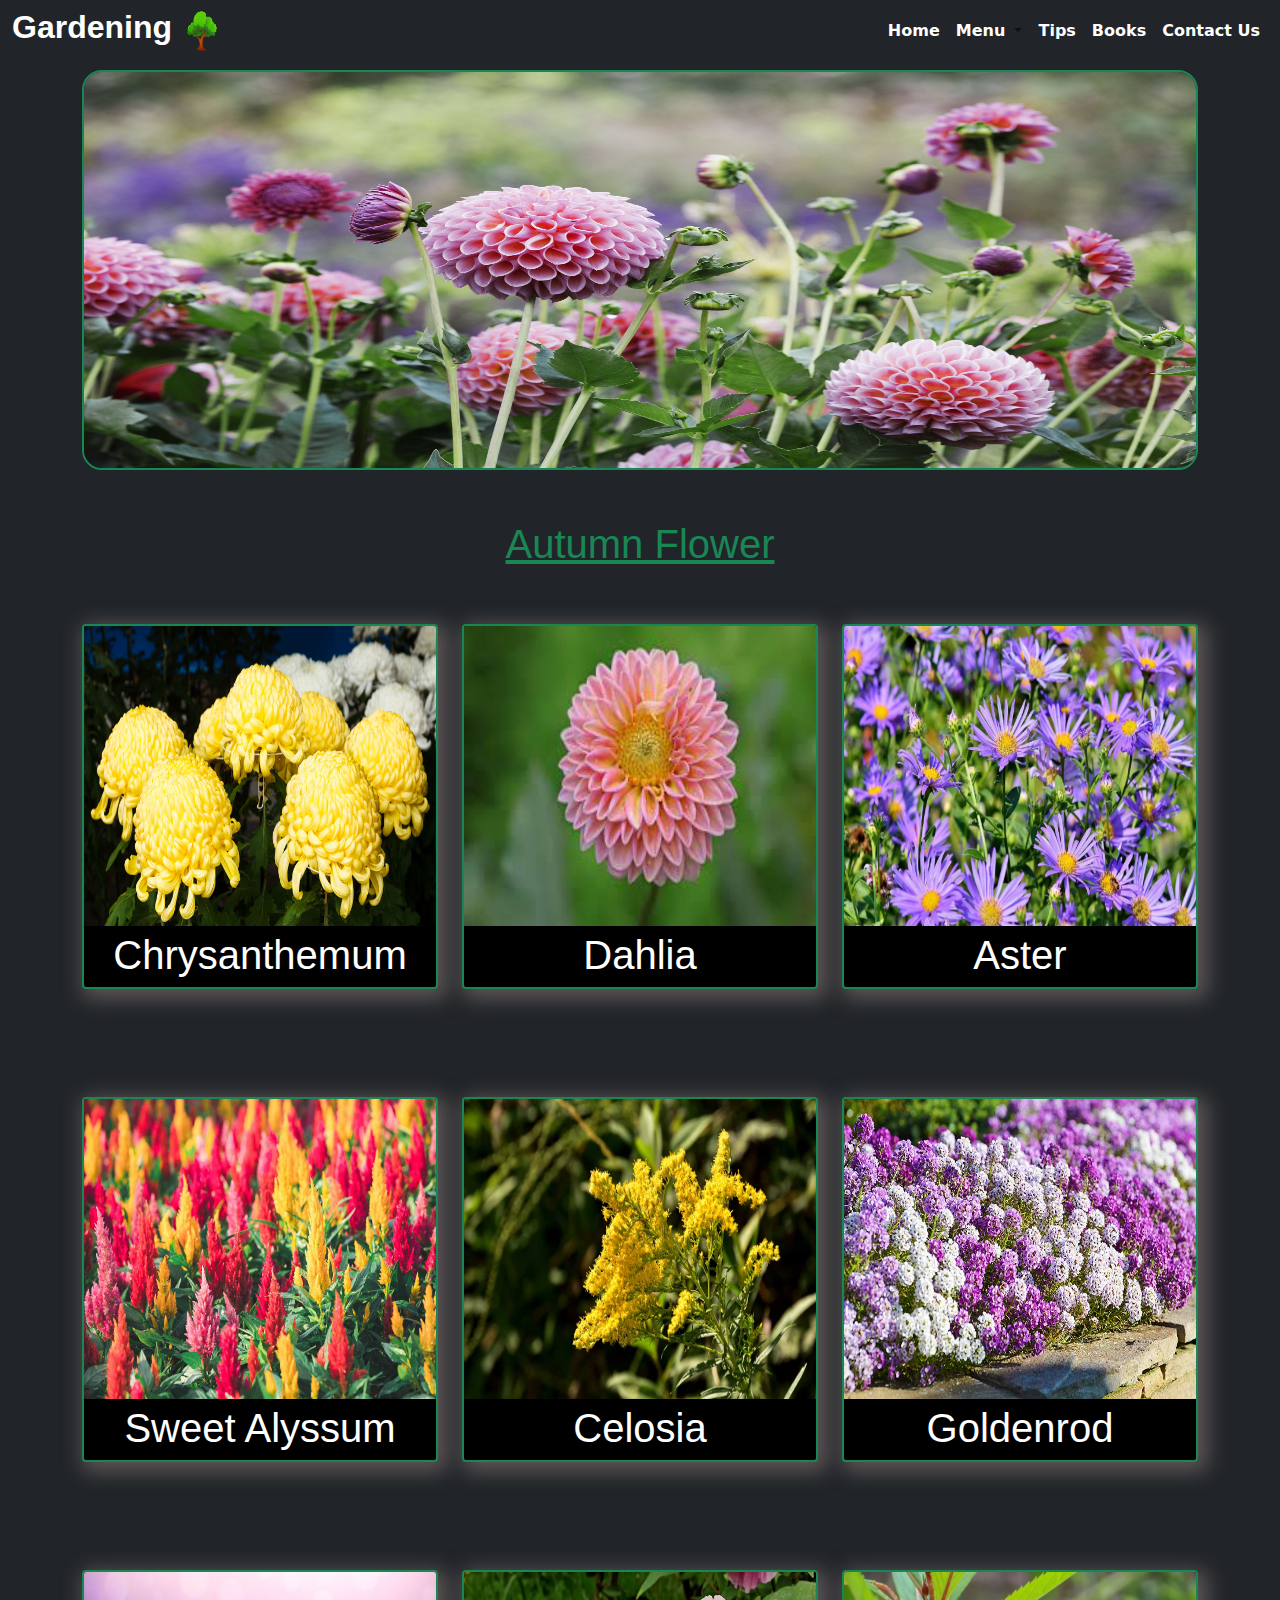
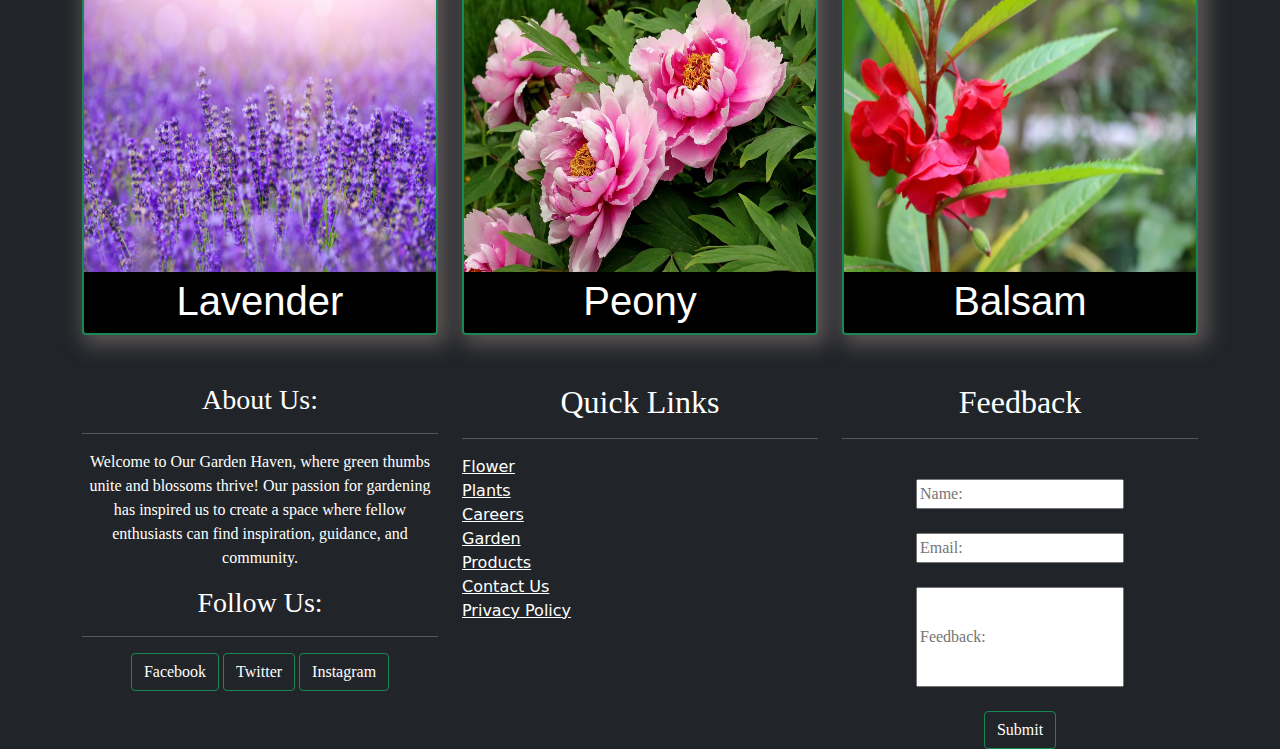
<file: Autumn.html>
<!DOCTYPE html>
<html lang="en">

<head>
    <meta charset="UTF-8">
    <meta name="viewport" content="width=device-width, initial-scale=1.0">
    <title>Autumn Flower</title>
    <link rel="stylesheet" href="https://cdnjs.cloudflare.com/ajax/libs/font-awesome/6.5.1/css/all.min.css"
    integrity="sha512-DTOQO9RWCH3ppGqcWaEA1BIZOC6xxalwEsw9c2QQeAIftl+Vegovlnee1c9QX4TctnWMn13TZye+giMm8e2LwA=="
    crossorigin="anonymous" referrerpolicy="no-referrer" />
    <link rel="stylesheet" href="css/bootstrap.css">
    <link rel="stylesheet" href="css/autumn.css">

</head>

<body class="bg-dark">
    <!-- navbar  -->
    <nav class="navbar navbar-expand-lg navbar-light bg-dark">
        <div class="container-fluid">

            <h2 class="text-white"><b
                    style="font-family: 'Franklin Gothic Medium', 'Arial Narrow', Arial, sans-serif;">Gardening</b>
            </h2>
            <img src="images/Tree_PNG_Clip_Art-2890.png" alt=""
                style="height: 40px; width: 30px; margin-left: 15px;">
            <button class="navbar-toggler" type="button" data-bs-toggle="collapse"
                data-bs-target="#navbarSupportedContent" aria-controls="navbarSupportedContent"
                aria-expanded="false" aria-label="Toggle navigation">
                <span class="navbar-toggler-icon text-white bg-white
                "></span>
            </button>
            <div class="collapse navbar-collapse" id="navbarSupportedContent">
                <ul class="navbar-nav ms-auto mb-2 mb-lg-0 justify-content-evenly">
                    <li class="nav-item">
                        <a class="nav-link text-white" aria-current="page" href="index.html">
                            <b>Home</b></a>
                    </li>

                    <li class="nav-item dropdown">
                        <a class="nav-link dropdown-toggle" href="#" id="navbarDropdown" role="button"
                            data-bs-toggle="dropdown" aria-expanded="false">
                            <b class="text-white">Menu</b>
                        </a>
                        <ul class="dropdown-menu  bg-dark" aria-labelledby="navbarDropdown">
                            <li><a class="dropdown-item text-white" href="Summer.html">Summer</a></li>
                            <li><a class="dropdown-item text-white" href="Winter.html">Winter</a></li>
                            <li>

                            </li>
                            <li><a class="dropdown-item text-white" href="Spring.html">Spring</a></li>
                            <li><a class="dropdown-item text-white" href="Autumn.html">Autumn</a></li>
                        </ul>
                    <li class="nav-item">
                        <a class="nav-link" href="Gardening Tips.html"><b class="text-white">Tips</b></a>
                    </li>
                    </li>
                    <li class="nav-item">
                        <a class="nav-link text-white" href="Books.html"><b>Books</b></a>
                    </li>
                    <li class="nav-item">
                        <a class="nav-link text-white" href="Contact Us.html"><b>Contact Us</b></a>
                    </li>

                </ul>
            </div>
        </div>
    </nav>
<!-- navbar      -->
<div class="container mt-2">
    <div class="row">
        <div class="col-12">
            <div id="carouselExampleSlidesOnly" class="carousel slide" data-bs-ride="carousel">
                <div class="carousel-inner">
                    <div class="carousel-item active">
                        <img src="images/aut.jpg" class="d-block w-100" alt="...">
                    </div>
                    <div class="carousel-item">
                        <img src="images/autu.jpg" class="d-block w-100" alt="...">
                    </div>
                    <div class="carousel-item">
                        <img src="images/autum.jpg" class="d-block w-100" alt="...">
                    </div>
                </div>
            </div>
        </div> 
    </div>
</div>

<div class="container">
    <div class="row">
        <div class="col-12">
            <div class="head">
                <h1>Autumn Flower</h1>
            </div>
        </div>
    </div>
    <div class="row mt-5">
        <div class="col-12 col-lg-4 col-sm-5 ">
            <div class="card">
                <div class="card-img">
                    <img src="images/a1.jpg" class="img-fluid" alt="">
                </div>
                <div class="card-content">
                    <h1 style="text-align: center;">Chrysanthemum</h1>
                    <p style="text-align: center;">Chrysanthemums (/krɪˈsænθəməmz/ kriss-AN-thə-məmz), sometimes
                        called mums or chrysanths,[5] are flowering plants of the Chrysanthemums genus Chrysanthemum in the family
                        Asteraceae.[4] They are native to Chrysanthemums East Asia and northeastern Europe. Most species originate
                        from East Asia and the center of diversity is in China.</p>
                </div>

            </div>

        </div>
        <div class="col-12 col-lg-4 col-sm-5 ">
            <div class="card">
                <div class="card-img">
                    <img src="images/a2.jfif" class="img-fluid" alt="">
                </div>
                <div class="card-content">
                    <h1 style="text-align: center;">Dahlia</h1>
                    <p style="text-align: center;">Dahlia (UK: /ˈdeɪliə/ DAY-lee-ə, US: /ˈdæljə, ˈdɑːljə, ˈdeɪljə/
                        DA(H)L-yə, DAYL-yə)[3] is a genus of bushy, tuberous, herbaceous perennial plants native to
                        Mexico and Central America. As a member of the Asteraceae (synonym name: Compositae) family
                        of dicotyledonous plants,[4]  </p>
                </div>

            </div>
        </div>
        <div class="col-12 col-lg-4 col-sm-5 ">
            <div class="card">
                <div class="card-img">
                    <img src="images/a3.jpg" class="img-fluid" alt="">
                </div>
                <div class="card-content">
                    <h1 style="text-align: center;"> Aster</h1>
                    <p style="text-align: center;">Aster is a genus of perennial flowering plants in the family
                        Asteraceae. Its circumscription has been narrowed, and it now encompasses around 170
                        species, all but one of which are restricted to Eurasia; many species formerly in Aster are
                        now in other genera of the tribe Astereae. Aster amellus is the type species of the genus
                        and the family Asteraceae. </p>
                </div>

            </div>
        </div>
    </div>
        <div class="row mt-5">
        <div class="col-12 col-lg-4 col-sm-5 cl">
            <div class="card">
                <div class="card-img">
                    <img src="images/a4.jpg" class="img-fluid" alt="">
                </div>
                <div class="card-content">
                    <h1 style="text-align: center;">Sweet Alyssum</h1>
                    <p style="text-align: center;">"Sweet alyssum" redirects here. For the 1915 American film, see
                        Sweet Alyssum (film).
                        Lobularia maritima Cultivar 'White Alyssum'
                        Lobularia maritima (syn. Alyssum maritimum) is a species of low-growing flowering plant in
                        the family Brassicaceae. Its common name is sweet alyssum or sweet alison,[1] also commonly
                        referred to as just alyssum (from the genus Alyssum in which it was formerly classified).[</p>
                </div>

            </div>
        </div>
        <div class="col-12 col-lg-4 col-sm-5 cl">
            <div class="card">
                <div class="card-img">
                    <img src="images/a5.jpg" class="img-fluid" alt="">
                </div>
                <div class="card-content">
                    <h1 style="text-align: center;">Celosia</h1>
                    <p style="text-align: center;">Celosia is a member of the amaranth family and is a very common
                        plant in Minnesota annual gardens due to their ease of care and wide array of flower
                        structures and colors.Celosia is a member of the amaranth family and is a very common

                        The name Celosia originates from the Greek word for “burning” due to the flame-like flower
                        heads. The species used for flowering annuals is believed to be native to the Mediterranean
                        region or East Africa. </p>
                </div>

            </div>
        </div>

        <div class="col-12 col-lg-4 col-sm-5 cl">
            <div class="card">
                <div class="card-img">
                    <img src="images/a6.jpg" class="img-fluid" alt="">
                </div>
                <div class="card-content">
                    <h1 style="text-align: center;">Goldenrod</h1>
                    <p style="text-align: center;">
                        Goldenrod is a common name for many species of flowering plants
                        in the sunflower family, Asteraceae, commonly in reference to the genus Solidago.

                        Several genera, such as Euthamia, were formerly included in a broader concept of the genus
                        Solidago. Some authors treat Oligoneuron, the flat-topped goldenrods, as a separate genus
                        than Solidago,[1] while others consider it a section: Solidago sect. Ptarmicoidei</p>
                </div>
            </div>
        </div>

        </div>
        <div class="row mt-5">
        <div class="col-12 col-lg-4 col-sm-5 cl">
            <div class="card">
                <div class="card-img">
                    <img src="images/lavv.jpg" class="img-fluid" alt="">
                </div>
                <div class="card-content">
                    <h1 style="text-align: center;">Lavender</h1>
                    <p style="text-align: center;">
                        Lavandula (common name lavender) is a genus of 47 known species of flowering plants in the
                        mint family, Lamiaceae. It is native to the Old World and is found in Cape Verde and the
                        Canary Islands, and from Europe across to northern and eastern Africa, the Mediterranean,
                        southwest Asia to India.Many members of the genus are cultivated extensively in temperate
                        plants for garden and landscape use, for use as culinary herbs.</p>
                </div>

            </div>
        </div>
        <div class="col-12 col-lg-4 col-sm-5 cl">
            <div class="card">
                <div class="card-img">
                    <img src="images/peonies.webp" class="img-fluid" alt="">
                </div>
                <div class="card-content">
                    <h1 style="text-align: center;">Peony</h1>
                    <p style="text-align: center;">
                        The peony or paeony (/ˈpiːəni/)[2][3] is a flowering plant in the genus Paeonia
                        (/piːˈoʊniə/),[4] the only genus in the family Paeoniaceae (/piːˌoʊniˈeɪsi.iː/). Peonies are
                        native to Asia, Europe, and Western North America. Scientists differ on the number of
                        species that can be distinguished, ranging from 25 to 40,[5][6] although the current
                        consensus describes 33 known species.
                        Lavandula (common name lavender) Asia to India.[</p>
                </div>

            </div>
        </div>
        <div class="col-12 col-lg-4 col-sm-5 cl">
            <div class="card">
                <div class="card-img">
                    <img src="images/bals.webp" class="img-fluid" alt="">
                </div>
                <div class="card-content">
                    <h1 style="text-align: center;">Balsam</h1>
                    <p style="text-align: center;">
                        Balsam is a solution of plant-specific resins in plant-specific solvents (essential oils).
                        Such resins can include resin acids, esters, or alcohols. The exudate is a mobile to highly
                        viscous liquid and often contains crystallized resin particles. Over time and as a result of
                        other influences the exudate loses its liquidizing components or gets chemically converted
                        into a solid material (i.e. by autoxidation).[1</p>
                </div>

            </div>
        </div>

    </div>
</div>

<!-- footer  -->
<div class="container bg-dark mt-5 ">
    <div class="row ">
        <div class="col-12 col-sm-6 col-lg-4 text-center">
            <div class="contact1 text-white">
                <h3 >About Us: <hr></h3>
                <p>Welcome to Our Garden Haven, where green thumbs unite and blossoms thrive! Our passion for
                    gardening
                    has inspired us to create a space where fellow enthusiasts can find inspiration, guidance,
                    and
                    community.</p>
                <!-- <h3 >Follow Us:</h3> -->
                <h3 class="text-white mt-3">Follow Us: <hr></h3>
                <button class="btn btn-outline-success text-white"> Facebook</button>
                <button class="btn btn-outline-success text-white"> Twitter</button>
                <button class="btn btn-outline-success text-white">Instagram</button>
                
            </div>
        </div>
        <div class="col-12 col-sm-6 col-lg-4" >
            <div class="links text-white">
                <h2 class="text-white text-center">Quick Links <hr></h2>
                <a href="" class="text-white">Flower</a><br>
                <a href="" class="text-white">Plants</a><br>
                <a href="" class="text-white">Careers</a><br>
                <a href="" class="text-white">Garden</a><br>
                <a href="" class="text-white">Products </a><br>
                <a href="" class="text-white">Contact Us</a><br>
                <a href="" class="text-white">Privacy Policy</a>

            </div>
        </div>
        <div class="col-12 col-sm-6 col-lg-4 ">
            <div class="feedback1 text-white">
                <h2 class="text-white">Feedback <hr></h2>
                <br>
                <input type="text" placeholder="Name:">
                <br><br>
                <input type="text" placeholder="Email:">
                <br><br>
                <input type="text" placeholder="Feedback:" style="height: 100px; text-align: left;">
                <br><br>
                <a href="#"><Button class="text-white btn btn-outline-success">Submit</Button></a>
            </div>

        </div>

    </div>
</div>
<!-- footer  -->
    
  <script src="js/bootstrap.bundle.js"></script>
</body>

</html>
</file>
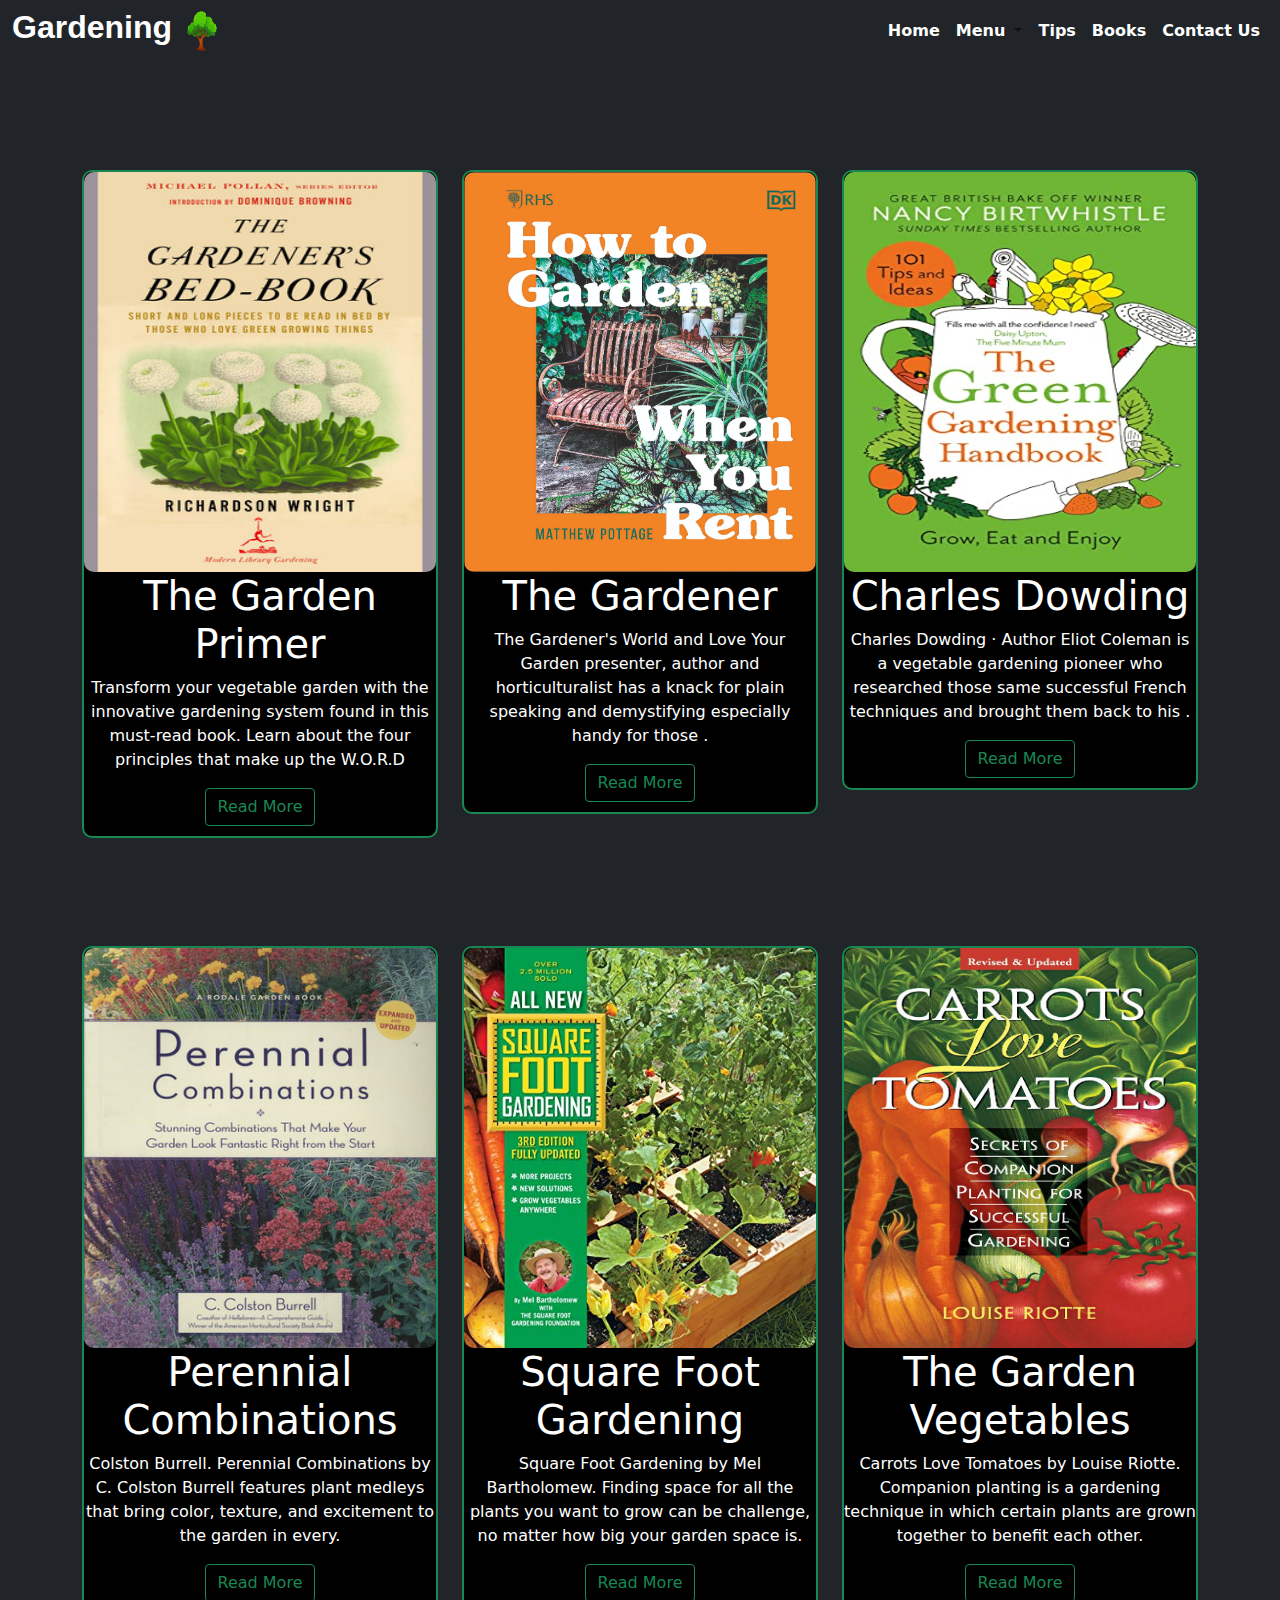
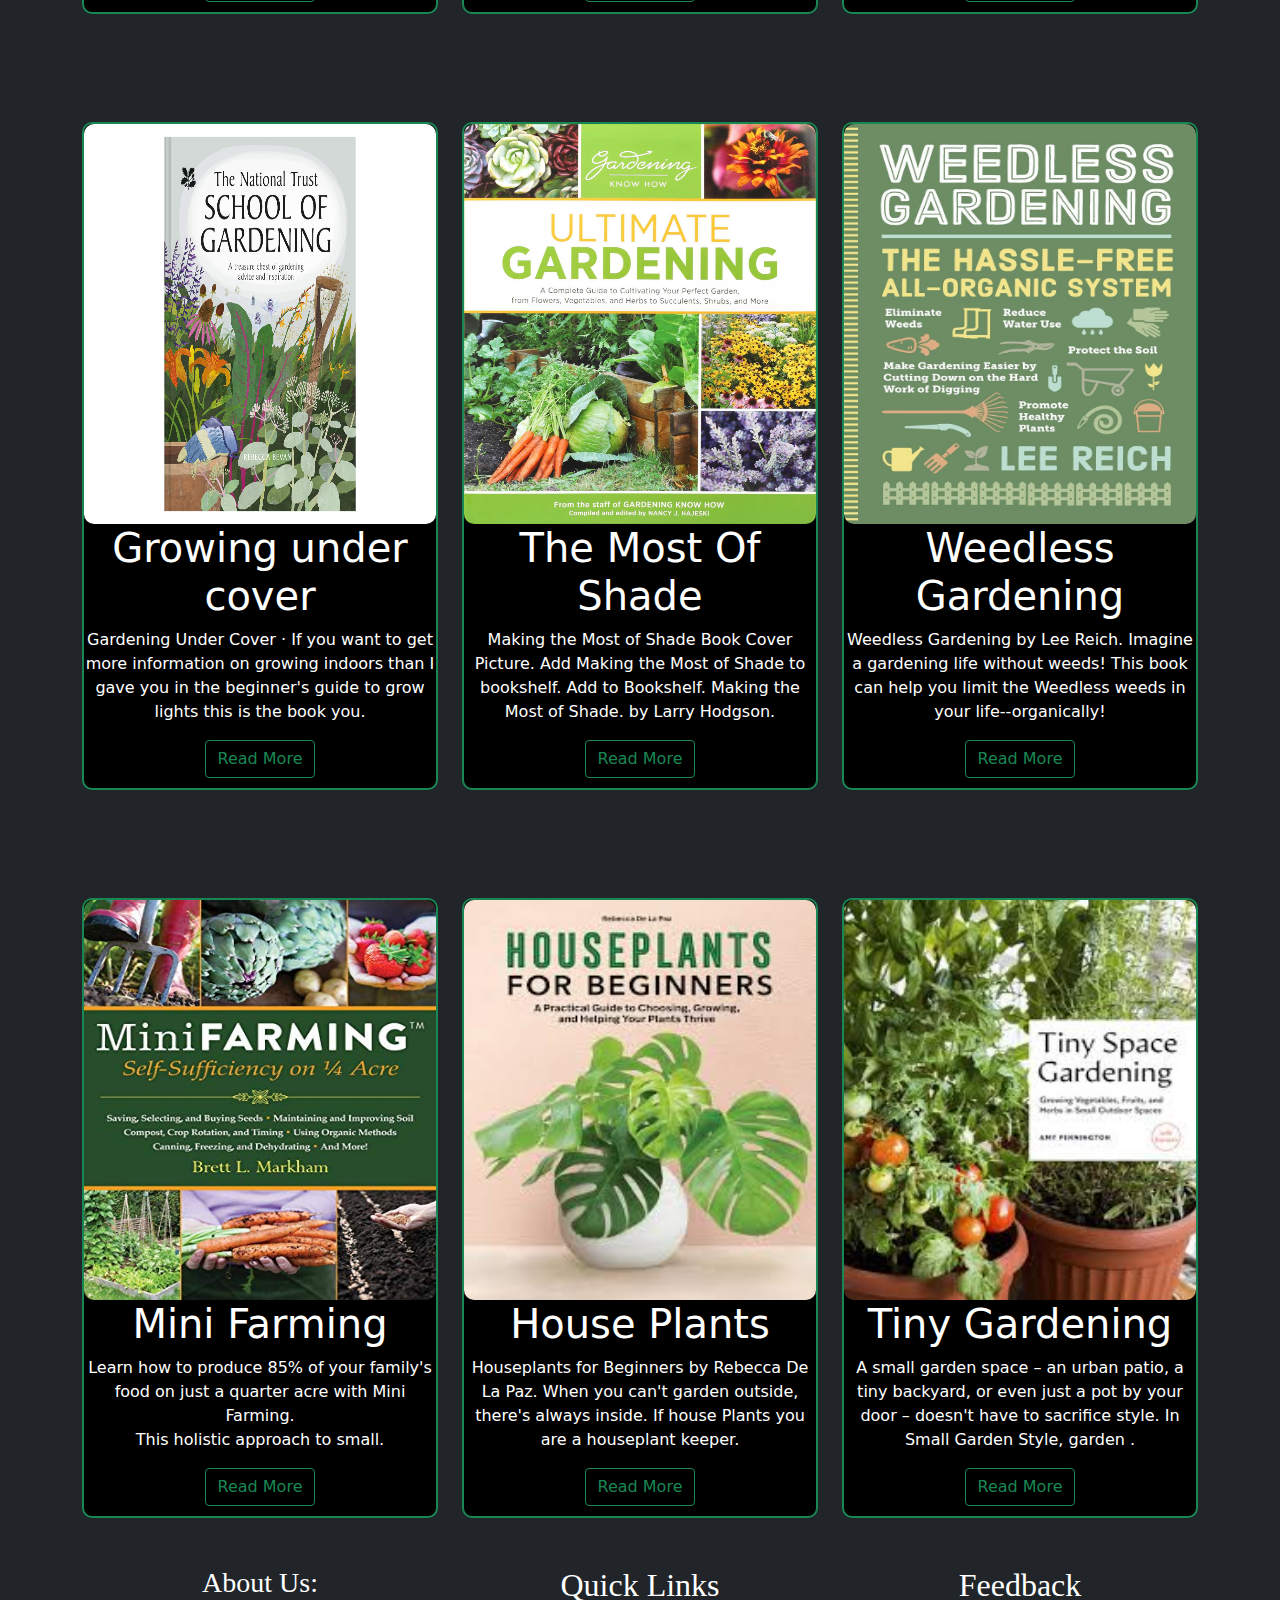
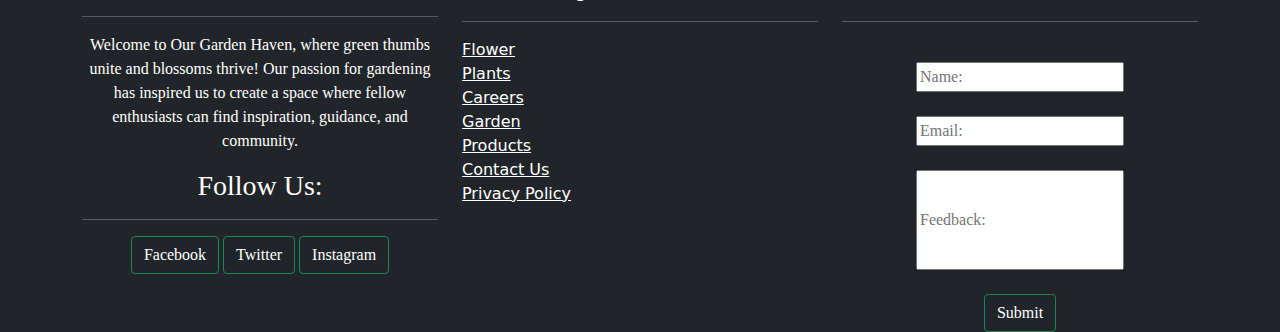
<file: Books.html>
<!DOCTYPE html>
<html lang="en">

<head>
    <meta charset="UTF-8">
    <meta name="viewport" content="width=device-width, initial-scale=1.0">
    <title>Books</title>
    <link rel="stylesheet" href="https://cdnjs.cloudflare.com/ajax/libs/font-awesome/6.5.1/css/all.min.css"
    integrity="sha512-DTOQO9RWCH3ppGqcWaEA1BIZOC6xxalwEsw9c2QQeAIftl+Vegovlnee1c9QX4TctnWMn13TZye+giMm8e2LwA=="
    crossorigin="anonymous" referrerpolicy="no-referrer" />
 <link rel="stylesheet" href="css/bootstrap.css">
    <link rel="stylesheet" href="css/books.css">
</head>

<body class="bg-dark">
    <!-- navbar  -->
    <nav class="navbar navbar-expand-lg navbar-light bg-dark">
        <div class="container-fluid">

            <h2 class="text-white"><b
                    style="font-family: 'Franklin Gothic Medium', 'Arial Narrow', Arial, sans-serif;">Gardening</b>
            </h2>
            <img src="images/Tree_PNG_Clip_Art-2890.png" alt=""
                style="height: 40px; width: 30px; margin-left: 15px;">
            <button class="navbar-toggler" type="button" data-bs-toggle="collapse"
                data-bs-target="#navbarSupportedContent" aria-controls="navbarSupportedContent"
                aria-expanded="false" aria-label="Toggle navigation">
                <span class="navbar-toggler-icon text-white bg-white
                "></span>
            </button>
            <div class="collapse navbar-collapse" id="navbarSupportedContent">
                <ul class="navbar-nav ms-auto mb-2 mb-lg-0 justify-content-evenly">
                    <li class="nav-item">
                        <a class="nav-link text-white" aria-current="page" href="index.html">
                            <b>Home</b></a>
                    </li>

                    <li class="nav-item dropdown">
                        <a class="nav-link dropdown-toggle" href="#" id="navbarDropdown" role="button"
                            data-bs-toggle="dropdown" aria-expanded="false">
                            <b class="text-white">Menu</b>
                        </a>
                        <ul class="dropdown-menu  bg-dark" aria-labelledby="navbarDropdown">
                            <li><a class="dropdown-item text-white" href="Summer.html">Summer</a></li>
                            <li><a class="dropdown-item text-white" href="Winter.html">Winter</a></li>
                            <li>

                            </li>
                            <li><a class="dropdown-item text-white" href="Spring.html">Spring</a></li>
                            <li><a class="dropdown-item text-white" href="Autumn.html">Autumn</a></li>
                        </ul>
                    <li class="nav-item">
                        <a class="nav-link" href="Gardening Tips.html"><b class="text-white">Tips</b></a>
                    </li>
                    </li>
                    <li class="nav-item">
                        <a class="nav-link text-white" href="Books.html"><b>Books</b></a>
                    </li>
                    <li class="nav-item">
                        <a class="nav-link text-white" href="Contact Us.html"><b>Contact Us</b></a>
                    </li>

                </ul>
            </div>
        </div>
    </nav>
<!-- navbar      -->
    <div class="container mt-5">
        <div class="row mt-5">
            <div class="col-12 col-lg-4 col-sm-5 cl ">
                <div class="card">
                    <div class="card-img">
                        <img src="images/b2.jpg" alt="">
                    </div>
                    <div class="card-content">
                        <h1>The Garden Primer</h1>
                        <p>Transform your vegetable garden with the innovative gardening system found in this must-read
                            book. Learn
                            about the four principles that make up the W.O.R.D</p>
                            <div class="card-button d-flex justify-content-center mt-2 ">
                        <a href="word/TheGardenPrimeraPracticalHandbookontheElementsofGardeningforBeginners_10007226.pdf"><button class="btn btn-outline-success">Read More</button></a>
                    </div>
                </div>
                </div>
            </div>
            <div class="col-12 col-lg-4 col-sm-5 cl ">
                <div class="card">
                    <div class="card-img">
                        <img src="images/b3.jpg" alt="">
                    </div>
                    <div class="card-content">
                        <h1>The Gardener</h1>
                        <p>The Gardener's World and Love Your Garden presenter, author and horticulturalist has a knack
                            for plain
                            speaking and demystifying especially handy for those .</p>
                            <div class="card-button d-flex justify-content-center mt-2">
                                <a href="word/TheGardener_10008503.pdf"><button class="btn btn-outline-success">Read More</button></a>
                            </div>
                    </div>
                </div>
            </div>
            <div class="col-12 col-lg-4 col-sm-5 cl ">
                <div class="card">
                    <div class="card-img">
                        <img src="images/b4.jpg" alt="">
                    </div>
                    <div class="card-content">
                        <h1>Charles Dowding</h1>
                        <p>Charles Dowding · Author Eliot Coleman is a vegetable gardening pioneer who researched those
                            same
                            successful French techniques and brought them back to his .</p>
                            <div class="card-button d-flex justify-content-center mt-2">
                                <button class="btn btn-outline-success">Read More</button>
                            </div>
                    </div>
                </div>
            </div>
        </div>
        <div class="row mt-5">
            <div class="col-12 col-lg-4 col-sm-5 cl">
                <div class="card">
                    <div class="card-img">
                        <img src="images/image4.jpg" alt="">
                    </div>
                    <div class="card-content">
                        <h1>Perennial Combinations</h1>
                        <p>Colston Burrell. Perennial Combinations by C. Colston Burrell features plant medleys that
                            bring color,
                            texture, and excitement to the garden in every. </p>
                            <div class="card-button d-flex justify-content-center mt-2">
                                <a href="word/TheCompleteGarden_10013336.pdf"><button class="btn btn-outline-success">Read More</button></a>
                            </div>
                    </div>
                </div>
            </div>
            <div class="col-12 col-lg-4 col-sm-5 cl">
                <div class="card">
                    <div class="card-img">
                        <img src="images/image5.jpg" alt="">
                    </div>
                    <div class="card-content">
                        <h1>Square Foot Gardening</h1>
                        <p>Square Foot Gardening by Mel Bartholomew. Finding space for all the plants you want to grow
                            can be
                            challenge, no matter how big your garden space is.</p>
                            <div class="card-button d-flex justify-content-center mt-2">
                                <a href="word/TheCompleteGarden_10013336.pdf"><button class="btn btn-outline-success">Read More</button></a>
                            </div>
                    </div>
                </div>
            </div>
            <div class="col-12 col-lg-4 col-sm-5 cl">
                <div class="card">
                    <div class="card-img">
                        <img src="images/image6.jpg" alt="">
                    </div>
                    <div class="card-content">
                        <h1>The Garden Vegetables</h1>
                        <p>Carrots Love Tomatoes by Louise Riotte. Companion planting is a gardening technique in which
                            certain
                            plants are grown together to benefit each other.</p>
                            <div class="card-button d-flex justify-content-center mt-2">
                                <a href="word/TheCompleteGarden_10013336.pdf"><button class="btn btn-outline-success">Read More</button></a>
                            </div>
                    </div>
                </div>
            </div>
        </div>
        <div class="row mt-5">
            <div class="col-12 col-lg-4 col-sm-5 cl">
                <div class="card">
                    <div class="card-img">
                        <img src="images/b6.avif" alt="">
                    </div>
                    <div class="card-content">
                        <h1>Growing under cover</h1>
                        <p>Gardening Under Cover · If you want to get more information on growing indoors than I gave
                            you in the
                            beginner's guide to grow lights this is the book you.</p>
                            <div class="card-button d-flex justify-content-center mt-2">
                                <a href="word/TheCompleteGarden_10013336.pdf"><button class="btn btn-outline-success">Read More</button></a>
                            </div>
                
                    </div>
                </div>
            </div>
            <div class="col-12 col-lg-4 col-sm-5 cl">
                <div class="card">
                    <div class="card-img">
                        <img src="images/b7.jpg" alt="">
                    </div>
                    <div class="card-content">
                        <h1>The Most Of Shade</h1>
                        <p>Making the Most of Shade Book Cover Picture. Add Making the Most of Shade to bookshelf. Add
                            to Bookshelf.
                            Making the Most of Shade. by Larry Hodgson.</p>
                            <div class="card-button d-flex justify-content-center mt-2">
                                <a href="word/TheCompleteGarden_10013336.pdf"><button class="btn btn-outline-success">Read More</button></a>
                            </div>
                    </div>
                </div>
            </div>
            <div class="col-12 col-lg-4 col-sm-5 cl">
                <div class="card">
                    <div class="card-img">
                        <img src="images/image9.jpg" alt="">
                    </div>
                    <div class="card-content">
                        <h1>Weedless Gardening</h1>
                        <p>Weedless Gardening by Lee Reich. Imagine a gardening life without weeds! This book can help
                            you limit the Weedless
                            weeds in your life--organically!</p>
                            <div class="card-button d-flex justify-content-center mt-2">
                                <a href="word/TheCompleteGarden_10013336.pdf"><button class="btn btn-outline-success">Read More</button></a>
                            </div>
                    </div>
                </div>
            </div>
        </div>
        <div class="row mt-5">
            <div class="col-12 col-lg-4 col-sm-5 cl">
                <div class="card">
                    <div class="card-img">
                        <img src="images/image10.jpg" alt="">
                    </div>
                    <div class="card-content">
                        <h1>Mini Farming</h1>
                        <p>Learn how to produce 85% of your family's food on just a quarter acre with Mini Farming. <br>
                            This holistic
                            approach to small.</p>
                            <div class="card-button d-flex justify-content-center mt-2">
                                <a href="word/TheCompleteGarden_10013336.pdf"><button class="btn btn-outline-success">Read More</button></a>
                            </div>
                    </div>
                </div>
            </div>
            <div class="col-12 col-lg-4 col-sm-5 cl">
                <div class="card">
                    <div class="card-img">
                        <img src="images/image11.jpg" alt="">
                    </div>
                    <div class="card-content">
                        <h1>House Plants</h1>
                        <p>Houseplants for Beginners by Rebecca De La Paz. When you can't garden outside, there's always
                            inside. If house Plants
                            you are a houseplant keeper.</p>
                            <div class="card-button d-flex justify-content-center mt-2">
                                <a href="word/TheCompleteGarden_10013336.pdf"><button class="btn btn-outline-success">Read More</button></a>
                            </div>
                    </div>
                </div>
            </div>
            <div class="col-12 col-lg-4 col-sm-5 cl">
                <div class="card">
                    <div class="card-img">
                        <img src="images/image12.jpg" alt="">
                    </div>
                    <div class="card-content">
                        <h1>Tiny Gardening</h1>
                        <p>A small garden space – an urban patio, a tiny backyard, or even just a pot by your door –
                            doesn't have to
                            sacrifice style. In Small Garden Style, garden .</p>
                            <div class="card-button d-flex justify-content-center mt-2">
                                <a href="word/TheCompleteGarden_10013336.pdf"><button class="btn btn-outline-success">Read More</button></a>
                            </div>
                    </div>
                </div>
            </div>
        </div>
    </div>

  <!-- footer  -->
    <div class="container bg-dark mt-5 ">
        <div class="row ">
            <div class="col-12 col-sm-6 col-lg-4 text-center">
                <div class="contact1 text-white">
                    <h3 >About Us: <hr></h3>
                    <p>Welcome to Our Garden Haven, where green thumbs unite and blossoms thrive! Our passion for
                        gardening
                        has inspired us to create a space where fellow enthusiasts can find inspiration, guidance,
                        and
                        community.</p>
                    <!-- <h3 >Follow Us:</h3> -->
                    <h3 class="text-white mt-3">Follow Us: <hr></h3>
                    <button class="btn btn-outline-success text-white"> Facebook</button>
                    <button class="btn btn-outline-success text-white"> Twitter</button>
                    <button class="btn btn-outline-success text-white">Instagram</button>
                    
                </div>
            </div>
            <div class="col-12 col-sm-6 col-lg-4" >
                <div class="links text-white">
                    <h2 class="text-white text-center">Quick Links <hr></h2>
                    <a href="" class="text-white">Flower</a><br>
                    <a href="" class="text-white">Plants</a><br>
                    <a href="" class="text-white">Careers</a><br>
                    <a href="" class="text-white">Garden</a><br>
                    <a href="" class="text-white">Products </a><br>
                    <a href="" class="text-white">Contact Us</a><br>
                    <a href="" class="text-white">Privacy Policy</a>
    
                </div>
            </div>
            <div class="col-12 col-sm-6 col-lg-4 ">
                <div class="feedback1 text-white">
                    <h2 class="text-white">Feedback <hr></h2>
                    <br>
                    <input type="text" placeholder="Name:">
                    <br><br>
                    <input type="text" placeholder="Email:">
                    <br><br>
                    <input type="text" placeholder="Feedback:" style="height: 100px; text-align: left;">
                    <br><br>
                    <a href="#"><Button class="text-white btn btn-outline-success">Submit</Button></a>
                </div>
    
            </div>
    
        </div>
    </div>
    <!-- footer  -->
        
      <script src="js/bootstrap.bundle.js"></script>
</body>

</html>
</file>
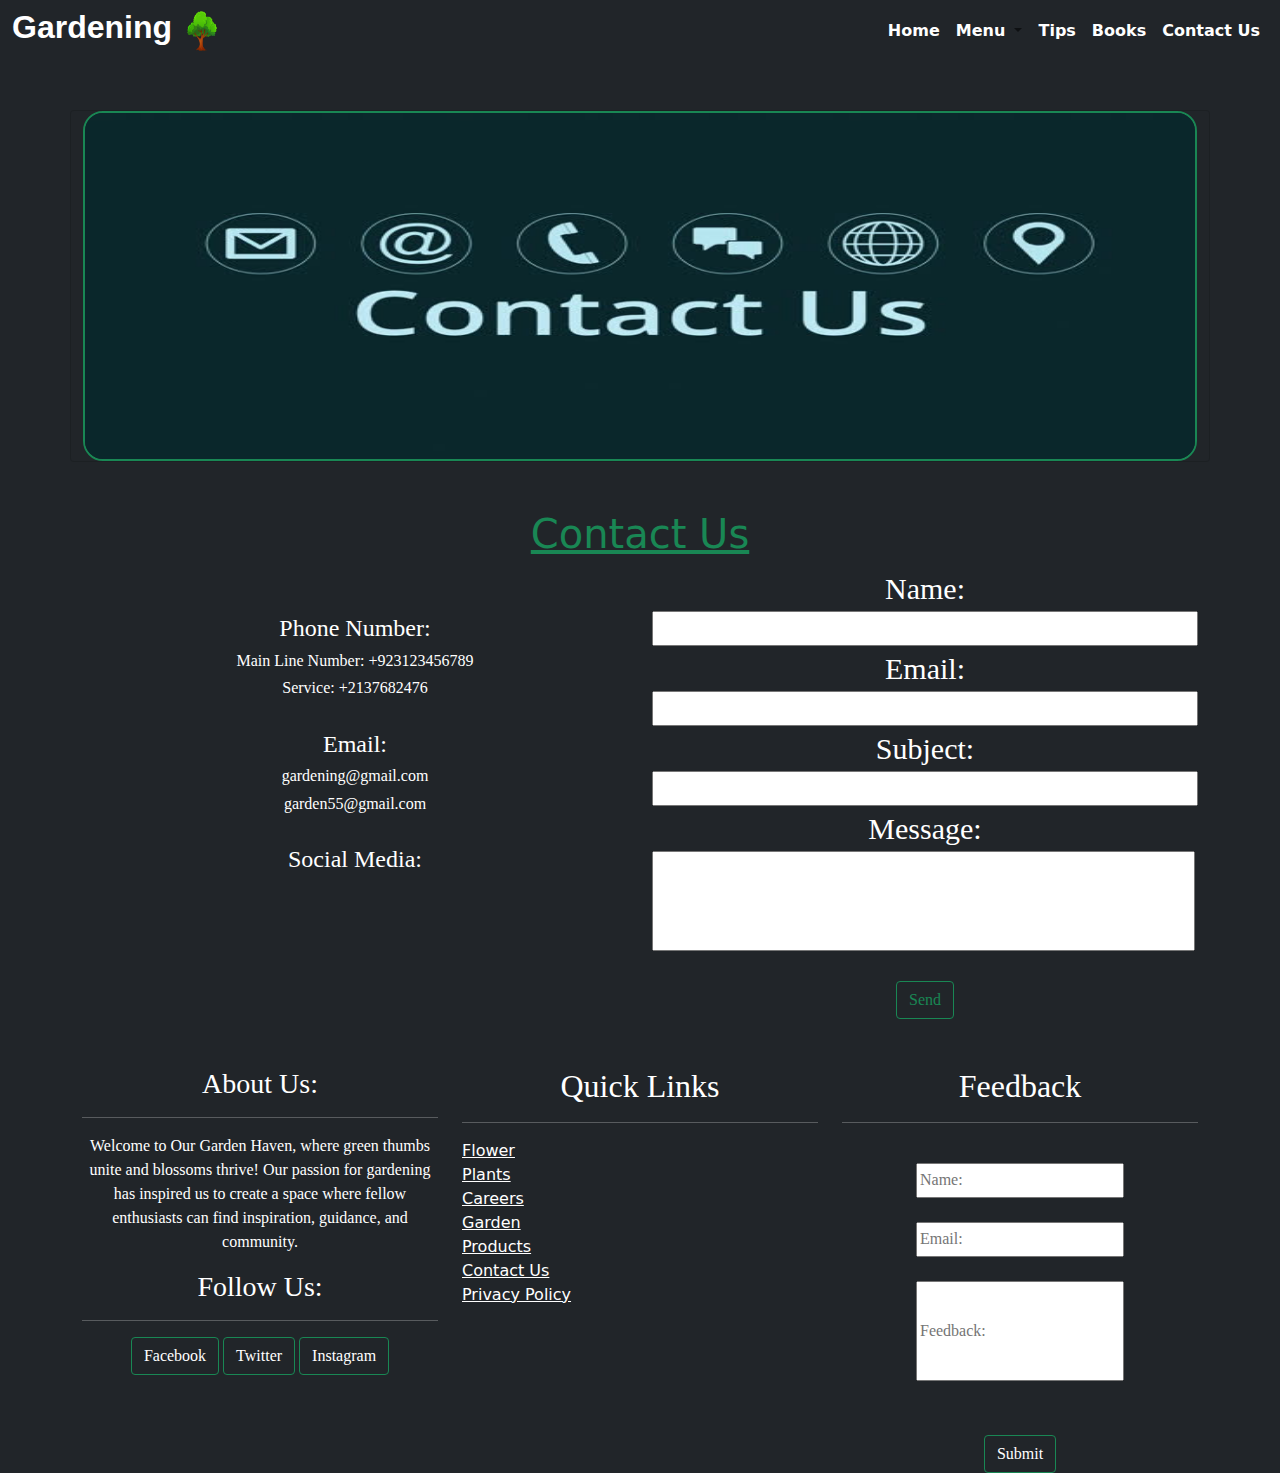
<file: Contact Us.html>
<!DOCTYPE html>
<html lang="en">

<head>
    <meta charset="UTF-8">
    <meta name="viewport" content="width=device-width, initial-scale=1.0">
    <title>Contact Us</title>
    <link rel="stylesheet" href="https://cdnjs.cloudflare.com/ajax/libs/font-awesome/6.5.1/css/all.min.css"
    integrity="sha512-DTOQO9RWCH3ppGqcWaEA1BIZOC6xxalwEsw9c2QQeAIftl+Vegovlnee1c9QX4TctnWMn13TZye+giMm8e2LwA=="
    crossorigin="anonymous" referrerpolicy="no-referrer" />
    <link rel="stylesheet" href="css/bootstrap.css">
    <link rel="stylesheet" href="css/contact.css">
</head>

<body class="bg-dark">
    <!-- navbar  -->
    <nav class="navbar navbar-expand-lg navbar-light bg-dark">
        <div class="container-fluid">

            <h2 class="text-white"><b
                    style="font-family: 'Franklin Gothic Medium', 'Arial Narrow', Arial, sans-serif;">Gardening</b>
            </h2>
            <img src="images/Tree_PNG_Clip_Art-2890.png" alt=""
                style="height: 40px; width: 30px; margin-left: 15px;">
            <button class="navbar-toggler" type="button" data-bs-toggle="collapse"
                data-bs-target="#navbarSupportedContent" aria-controls="navbarSupportedContent"
                aria-expanded="false" aria-label="Toggle navigation">
                <span class="navbar-toggler-icon text-white bg-white
                "></span>
            </button>
            <div class="collapse navbar-collapse" id="navbarSupportedContent">
                <ul class="navbar-nav ms-auto mb-2 mb-lg-0 justify-content-evenly">
                    <li class="nav-item">
                        <a class="nav-link text-white" aria-current="page" href="index.html">
                            <b>Home</b></a>
                    </li>

                    <li class="nav-item dropdown">
                        <a class="nav-link dropdown-toggle" href="#" id="navbarDropdown" role="button"
                            data-bs-toggle="dropdown" aria-expanded="false">
                            <b class="text-white">Menu</b>
                        </a>
                        <ul class="dropdown-menu  bg-dark" aria-labelledby="navbarDropdown">
                            <li><a class="dropdown-item text-white" href="Summer.html">Summer</a></li>
                            <li><a class="dropdown-item text-white" href="Winter.html">Winter</a></li>
                            <li>

                            </li>
                            <li><a class="dropdown-item text-white" href="Spring.html">Spring</a></li>
                            <li><a class="dropdown-item text-white" href="Autumn.html">Autumn</a></li>
                        </ul>
                    <li class="nav-item">
                        <a class="nav-link" href="Gardening Tips.html"><b class="text-white">Tips</b></a>
                    </li>
                    </li>
                    <li class="nav-item">
                        <a class="nav-link text-white" href="Books.html"><b>Books</b></a>
                    </li>
                    <li class="nav-item">
                        <a class="nav-link text-white" href="Contact Us.html"><b>Contact Us</b></a>
                    </li>

                </ul>
            </div>
        </div>
    </nav>
<!-- navbar      -->
    
   <div class="container mt-5">
        <div class="row">
            <div class="col-12 card bg-dark">
                <img src="images/conta.jpg" class="img-fluid" alt="">
            </div>
        </div>
    </div>

    <div class="container mt-5">
        <div class="row">
            <div class="col-12">
                <h1 class="head">Contact Us</h1>
            </div>
        </div>
    </div>
    <div class="container">
        <div class="row">
            <div class=" col-12 col-lg-6 text-white">
                <div class="contact d-flex flex-column mt-5 align-items-center">
                    <!-- <h1>Contact Us</h1> -->
                    <h4>Phone Number:</h4>
                    <h6>Main Line Number: +923123456789</h6>
                    <h6>Service: +2137682476</h6><br>
                    <h4>Email:</h4>
                    <h6>gardening@gmail.com</h6>
                    <h6>garden55@gmail.com</h6><br>
                    <h4>Social Media:</h4>
                    <div class="icon text-white">
                        <i style="margin-left: 30px;" class="fa-solid fa-phone"></i>
                        <i class="fa-brands fa-instagram"></i>
                        <i class="fa-brands fa-youtube"></i>
                        <i class="fa-brands fa-tiktok"></i>
                        <i class="fa-brands fa-facebook"></i>
                        <i class="fa-brands fa-twitter"></i>
                    </div>
                </div>
            </div>
            <div class="col-12 col-lg-6 text-white">
                <div class="feedback d-flex flex-column">
                    <!-- <h1>Feedback</h1> -->
                    <label for="">Name:</label>
                    <input type="text">
                
                    <label for="">Email:</label>
                    <input type="text" >
                    
                    <label for="">Subject:</label>
                    <input type="text">
                    <label for="">Message:</label>
                    <input type="text" style="margin-right: 3px; height: 100px; ">
                    
                    <a href="#"><button class="btn btn-outline-success">Send</button></a>
                </div>
            </div>
        </div>
    </div>
 

<!-- footer  -->
<div class="container bg-dark mt-5 ">
    <div class="row ">
        <div class="col-12 col-sm-6 col-lg-4 text-center">
            <div class="contact1 text-white">
                <h3 >About Us: <hr></h3>
                <p>Welcome to Our Garden Haven, where green thumbs unite and blossoms thrive! Our passion for
                    gardening
                    has inspired us to create a space where fellow enthusiasts can find inspiration, guidance,
                    and
                    community.</p>
                <!-- <h3 >Follow Us:</h3> -->
                <h3 class="text-white mt-3">Follow Us: <hr></h3>
                <button class="btn btn-outline-success text-white"> Facebook</button>
                <button class="btn btn-outline-success text-white"> Twitter</button>
                <button class="btn btn-outline-success text-white">Instagram</button>
                
            </div>
        </div>
        <div class="col-12 col-sm-6 col-lg-4" >
            <div class="links text-white">
                <h2 class="text-white text-center">Quick Links <hr></h2>
                <a href="" class="text-white">Flower</a><br>
                <a href="" class="text-white">Plants</a><br>
                <a href="" class="text-white">Careers</a><br>
                <a href="" class="text-white">Garden</a><br>
                <a href="" class="text-white">Products </a><br>
                <a href="" class="text-white">Contact Us</a><br>
                <a href="" class="text-white">Privacy Policy</a>

            </div>
        </div>
        <div class="col-12 col-sm-6 col-lg-4 ">
            <div class="feedback1 text-white">
                <h2 class="text-white">Feedback <hr></h2>
                <br>
                <input type="text" placeholder="Name:">
                <br><br>
                <input type="text" placeholder="Email:">
                <br><br>
                <input type="text" placeholder="Feedback:" style="height: 100px; text-align: left;">
                <br><br>
                <a href="#"><Button class="text-white btn btn-outline-success">Submit</Button></a>
            </div>

        </div>

    </div>
</div>
<!-- footer  -->
    
  <script src="js/bootstrap.bundle.js"></script>
</body>

</html>
</file>
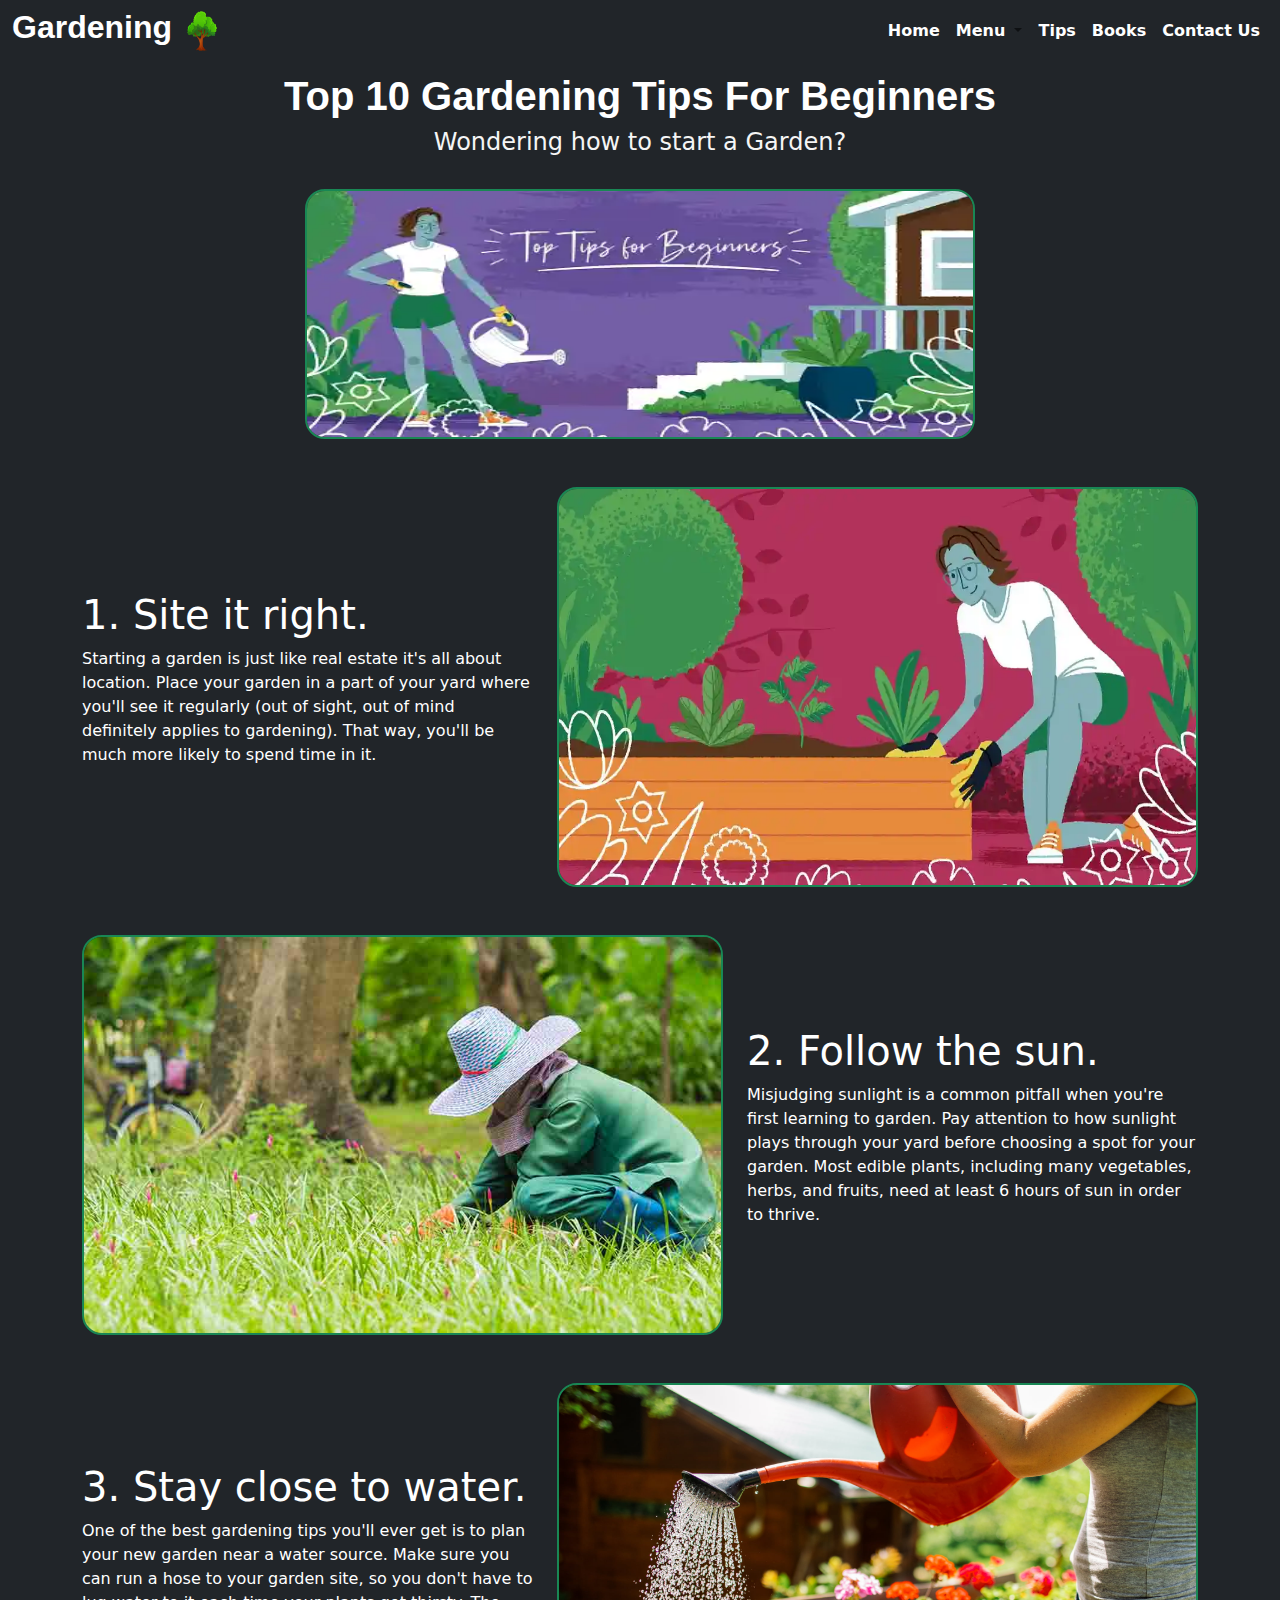
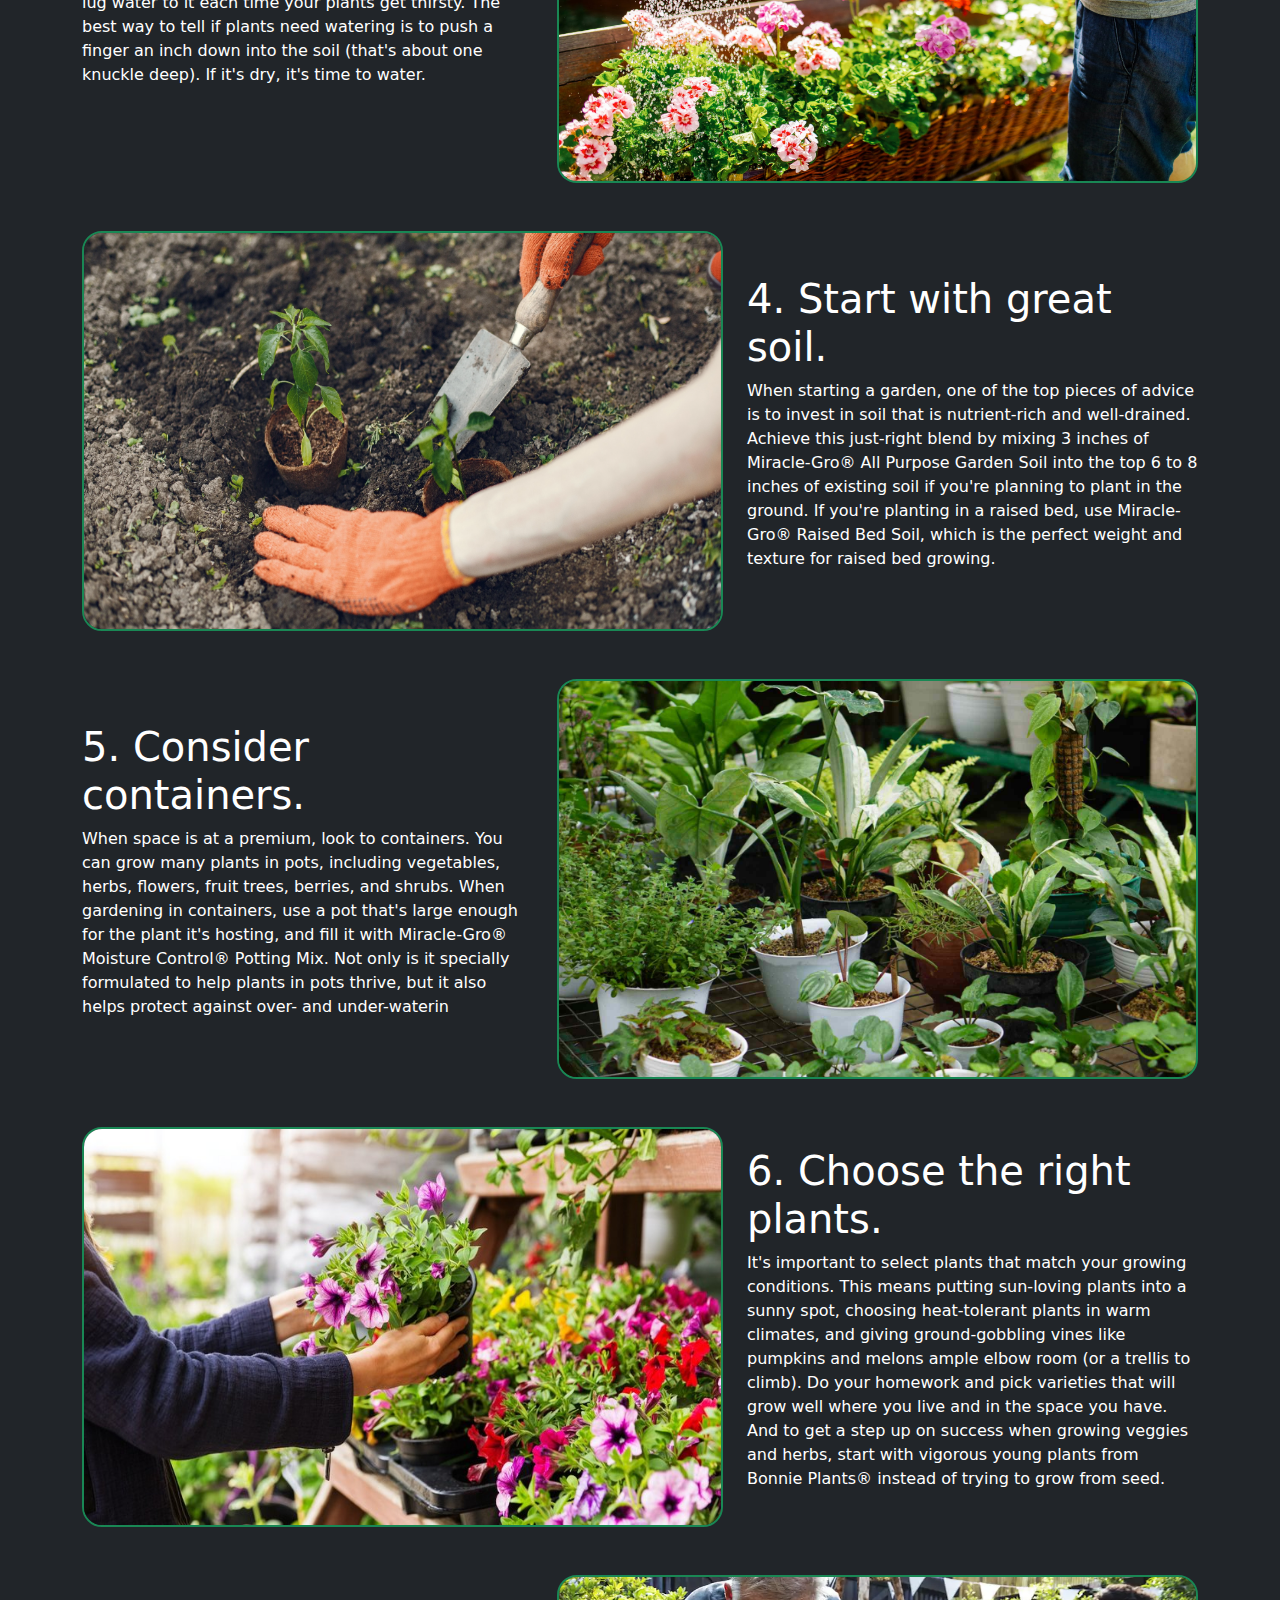
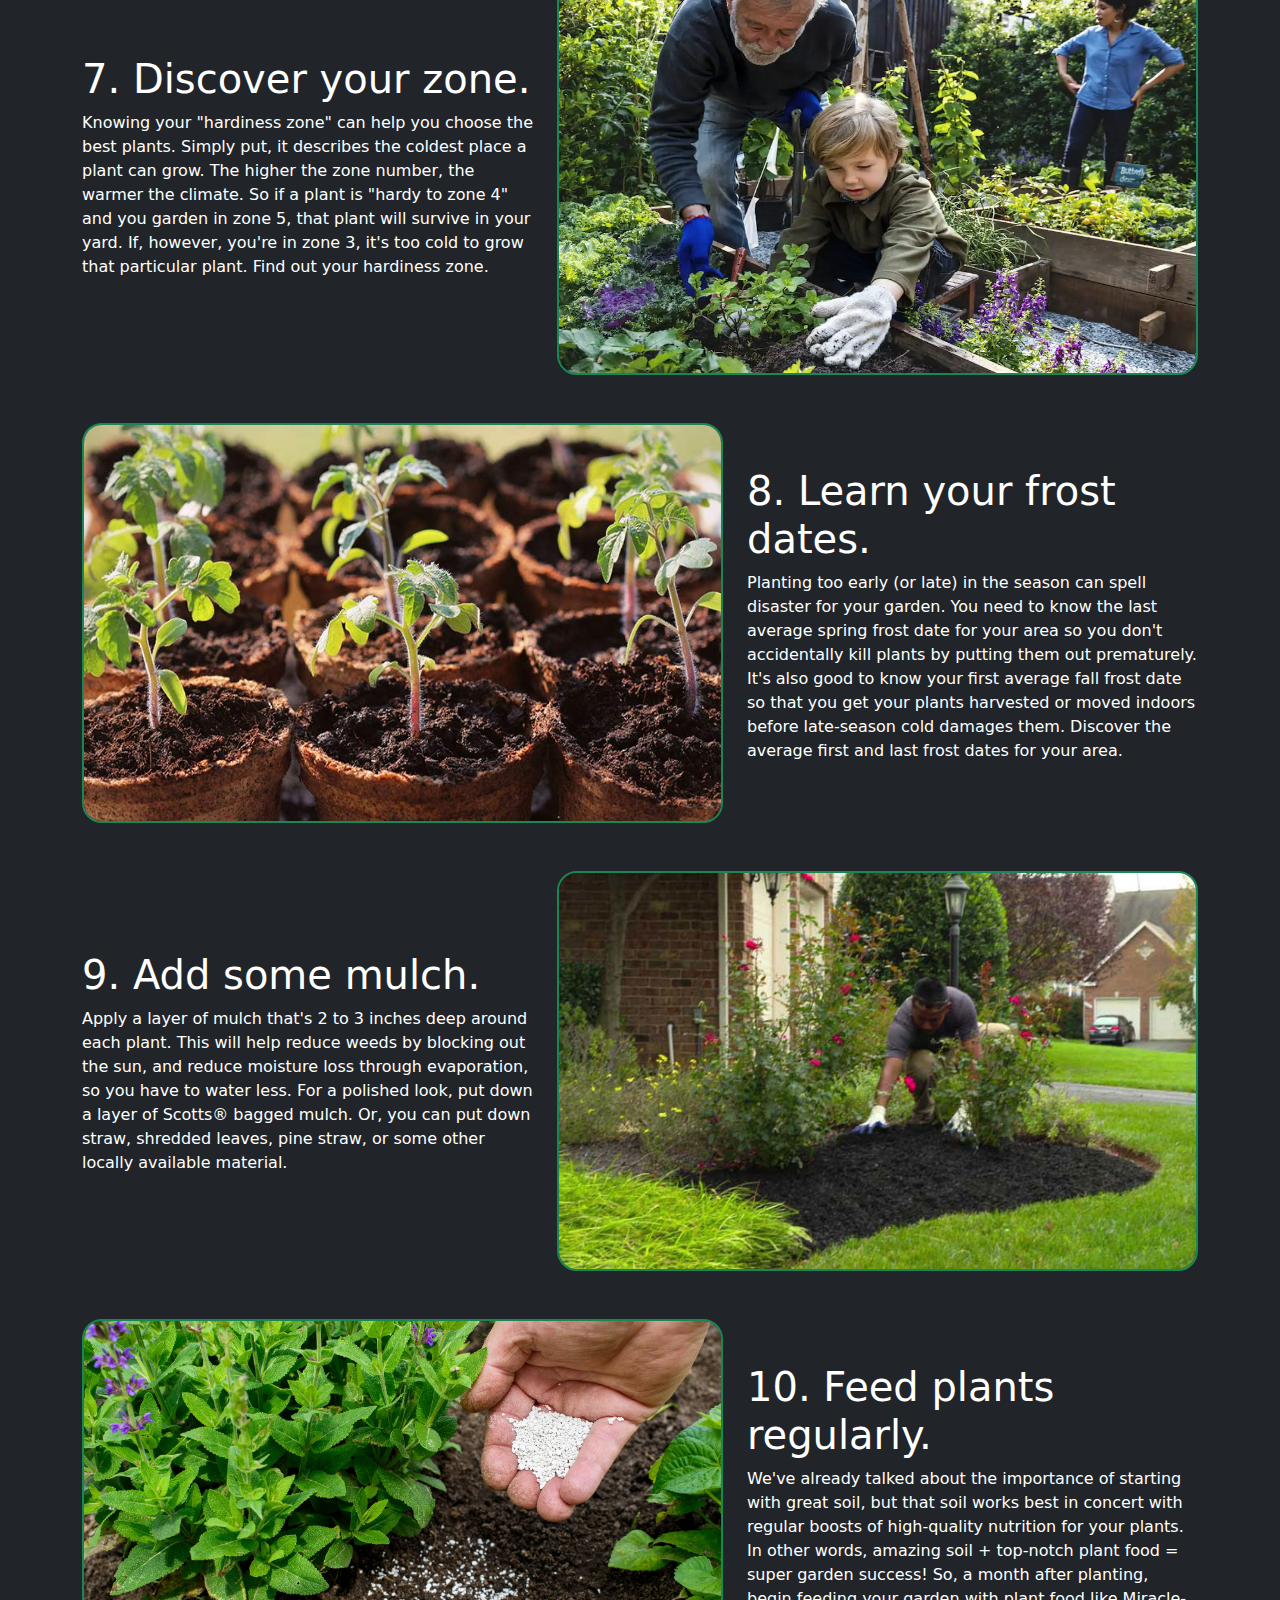
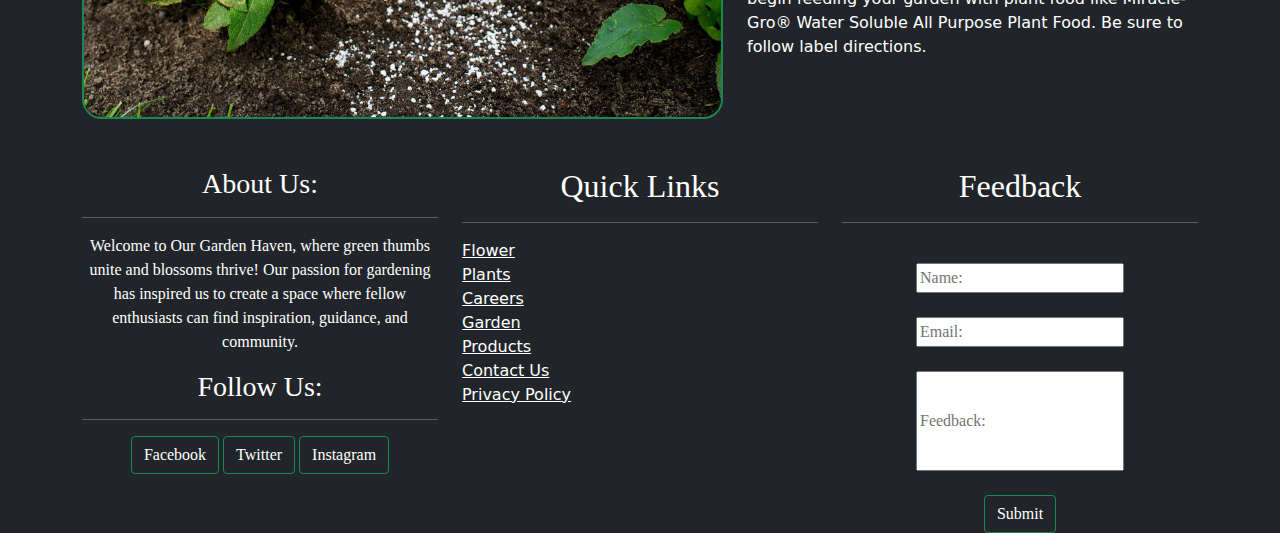
<file: Gardening Tips.html>
<!DOCTYPE html>
<html lang="en">

<head>
    <meta charset="UTF-8">
    <meta name="viewport" content="width=device-width, initial-scale=1.0">
    <title>Gardening Tips</title>
    <link rel="stylesheet" href="https://cdnjs.cloudflare.com/ajax/libs/font-awesome/6.5.1/css/all.min.css"
    integrity="sha512-DTOQO9RWCH3ppGqcWaEA1BIZOC6xxalwEsw9c2QQeAIftl+Vegovlnee1c9QX4TctnWMn13TZye+giMm8e2LwA=="
    crossorigin="anonymous" referrerpolicy="no-referrer" />
    <link rel="stylesheet" href="css/bootstrap.css">
    <link rel="stylesheet" href="css/gardenintips.css">
    
</head>


<body class="bg-dark">
    <!-- navbar  -->
    <nav class="navbar navbar-expand-lg navbar-light bg-dark">
        <div class="container-fluid">

            <h2 class="text-white"><b
                    style="font-family: 'Franklin Gothic Medium', 'Arial Narrow', Arial, sans-serif;">Gardening</b>
            </h2>
            <img src="images/Tree_PNG_Clip_Art-2890.png" alt=""
                style="height: 40px; width: 30px; margin-left: 15px;">
            <button class="navbar-toggler" type="button" data-bs-toggle="collapse"
                data-bs-target="#navbarSupportedContent" aria-controls="navbarSupportedContent"
                aria-expanded="false" aria-label="Toggle navigation">
                <span class="navbar-toggler-icon text-white bg-white
                "></span>
            </button>
            <div class="collapse navbar-collapse" id="navbarSupportedContent">
                <ul class="navbar-nav ms-auto mb-2 mb-lg-0 justify-content-evenly">
                    <li class="nav-item">
                        <a class="nav-link text-white" aria-current="page" href="index.html">
                            <b>Home</b></a>
                    </li>

                    <li class="nav-item dropdown">
                        <a class="nav-link dropdown-toggle" href="#" id="navbarDropdown" role="button"
                            data-bs-toggle="dropdown" aria-expanded="false">
                            <b class="text-white">Menu</b>
                        </a>
                        <ul class="dropdown-menu  bg-dark" aria-labelledby="navbarDropdown">
                            <li><a class="dropdown-item text-white" href="Summer.html">Summer</a></li>
                            <li><a class="dropdown-item text-white" href="Winter.html">Winter</a></li>
                            <li>

                            </li>
                            <li><a class="dropdown-item text-white" href="Spring.html">Spring</a></li>
                            <li><a class="dropdown-item text-white" href="Autumn.html">Autumn</a></li>
                        </ul>
                    <li class="nav-item">
                        <a class="nav-link" href="Gardening Tips.html"><b class="text-white">Tips</b></a>
                    </li>
                    </li>
                    <li class="nav-item">
                        <a class="nav-link text-white" href="Books.html"><b>Books</b></a>
                    </li>
                    <li class="nav-item">
                        <a class="nav-link text-white" href="Contact Us.html"><b>Contact Us</b></a>
                    </li>

                </ul>
            </div>
        </div>
    </nav>
<!-- navbar      -->
<div class="container">
    <div class="row">
        <div class="col-12 ">
         <div class="box">
            <h1
                style="font-weight: bold; font-family: 'Franklin Gothic Medium', 'Arial Narrow', Arial, sans-serif; color: white; text-align: center; margin-top: 10px; ">
                Top 10 Gardening Tips For Beginners </h1>
            <h4 class="box1" style="color: whitesmoke; text-align: center;">Wondering how to start a Garden?</h4><br>
        </div>
       </div>
    </div>
    <div class="row">
        <div class="col-12 ">
            <div class="card-image">
        <img src="images/tip.webp" class="img-fluid" alt="">
    </div>
    </div>
    </div>
</div>

    <div class="container">
        <div class="row mt-5">
            <div class="col-lg-5 col-12 col-sm-7 d-flex justify-content-center align-items-center">
                <div class="card-content text-white">
                    <h1>1. Site it right.</h1>
                    <p>Starting a garden is just like real estate it's all about location. Place your garden in a part
                        of your yard where you'll see it regularly (out of sight, out of mind definitely applies to
                        gardening). That way, you'll be much more likely to spend time in it.
                    </p>
                </div>
            </div>
                <div class="col-lg-7 col-12 col-sm-5">
                <div class="card-img">
                    <img src="images/sit.webp " class="img-fluid" alt="">
                </div>
            </div>
            
        </div>
        
        <div class="row mt-5">
            
            <div class="col-lg-7 col-12 col-sm-5">
                <div class="card-img">
                    <img src="images/tip1.jpg" class="img-fluid" alt="">
                </div>
            </div>
            <div class="col-lg-5 col-12 col-sm-7 d-flex align-items-center justify-content-center">
                <div class="card-content text-white">
                    <h1>2. Follow the sun.</h1>
                    <p>Misjudging sunlight is a common pitfall when you're first learning to garden. Pay attention to
                        how sunlight plays through your yard before choosing a spot for your garden. Most edible plants,
                        including many vegetables, herbs, and fruits, need at least 6 hours of sun in order to thrive.
                    </p>
                </div>
            </div>
        </div>
            <div class="row mt-5">
        <div class="col-lg-5 col-12 col-sm-7 d-flex justify-content-center align-items-center">
                <div class="card-content text-white">
                    <h1>3. Stay close to water.</h1>
                    <p>One of the best gardening tips you'll ever get is to plan your new garden near a water source.
                        Make sure you can run a hose to your garden site, so you don't have to lug water to it each time
                        your plants get thirsty. The best way to tell if plants need watering is to push a finger an
                        inch down into the soil (that's about one knuckle deep). If it's dry, it's time to water.</p>
                </div>
            </div>
            <div class="col-lg-7 col-12 col-sm-5">
                <div class="card-img" >
                    <img src="images/tip2.jpg" class="img-fluid" alt="">
                </div>
            </div>

        </div>
        <div class="row mt-5">
        <div class="col-lg-7 col-12 col-sm-5 d-flex justify-content-center">
        <div class="card-img">
            <img src="images/tip3.webp" class="img-fluid" alt="">
        </div>
    </div>
            <div class="col-lg-5 col-12 col-sm-7 d-flex flex-column align-items-center justify-content-center" >
                <div class="card-content text-white">
                    <h1>4. Start with great soil.</h1>
                    <p>When starting a garden, one of the top pieces of advice is to invest in soil that is
                        nutrient-rich and well-drained. Achieve this just-right blend by mixing 3 inches of Miracle-Gro®
                        All Purpose Garden Soil into the top 6 to 8 inches of existing soil if you're planning to plant
                        in the ground. If you're planting in a raised bed, use Miracle-Gro® Raised Bed Soil, which is
                        the perfect weight and texture for raised bed growing.</p>
                </div>

            </div>
        </div>
        <div class="row mt-5">
            <div class="col-lg-5 col-12 col-sm-7 d-flex flex-column justify-content-center align-items-center ">
                <div class="card-content text-white">
                    <h1>5. Consider containers.</h1>
                    <p>When space is at a premium, look to containers. You can grow many plants in pots, including
                        vegetables, herbs, flowers, fruit trees, berries, and shrubs. When gardening in containers, use
                        a pot that's large enough for the plant it's hosting, and fill it with Miracle-Gro® Moisture
                        Control® Potting Mix. Not only is it specially formulated to help plants in pots thrive, but it
                        also helps protect against over- and under-waterin</p>
                    </div>
                    
                </div>
                <div class="col-lg-7 col-12 col-sm-5">
                    <div class="card-img">
                        <img src="images/tip4.jpeg" class="img-fluid" alt="">
                    </div>
                </div>
            </div>
            <div class="row mt-5">
                <div class="col-lg-7 col-12 col-sm-5">
                <div class="card-img">
                    <img src="images/tip5.jpg" class="img-fluid" alt="">
                </div>
            </div>
            <div class="col-lg-5 col-12 col-sm-7 d-flex justify-content-center align-items-center flex-column" >
                <div class="card-content text-white">
                    <h1>6. Choose the right plants.</h1>
                    <p>It's important to select plants that match your growing conditions. This means putting sun-loving
                        plants into a sunny spot, choosing heat-tolerant plants in warm climates, and giving
                        ground-gobbling vines like pumpkins and melons ample elbow room (or a trellis to climb). Do your
                        homework and pick varieties that will grow well where you live and in the space you have. And to
                        get a step up on success when growing veggies and herbs, start with vigorous young plants from
                        Bonnie Plants® instead of trying to grow from seed.</p>
                </div>
        </div>
    </div>
    <div class="row mt-5">
            <div class="col-lg-5 col-12 col-sm-7 d-flex flex-column justify-content-center align-items-center " >
                <div class="card-content text-white">
                    <h1>7. Discover your zone.</h1>
                    <p>Knowing your "hardiness zone" can help you choose the best plants. Simply put, it describes the
                        coldest place a plant can grow. The higher the zone number, the warmer the climate. So if a
                        plant is "hardy to zone 4" and you garden in zone 5, that plant will survive in your yard. If,
                        however, you're in zone 3, it's too cold to grow that particular plant. Find out your hardiness
                        zone.</p>
                </div>
            </div>
                <div class="col-lg-7 col-12 col-sm-5">
                <div class="card-img">
                    <img src="images/tip6.webp" class="img-fluid" alt="">
                </div>
            </div>
            
        </div>
        <div class="row mt-5">
            <div class="col-lg-7 col-12 col-sm-5">
                <div class="card-img">
                    <img src="images/tip7.jpg" class="img-fluid" alt="">
                </div>
            </div>
            <div class="col-lg-5 col-12 col-sm-7 d-flex flex-column justify-content-center align-items-center">
                <div class="card-content text-white">
                    <h1>8. Learn your frost dates.</h1>
                    <p>Planting too early (or late) in the season can spell disaster for your garden. You need to know
                        the last average spring frost date for your area so you don't accidentally kill plants by
                        putting them out prematurely. It's also good to know your first average fall frost date so that
                        you get your plants harvested or moved indoors before late-season cold damages them. Discover
                        the average first and last frost dates for your area.</p>
                </div>
            </div>
            
        </div>
        <div class="row mt-5">
            <div class="col-lg-5 col-12 col-sm-7 d-flex flex-column justify-content-center align-items-center">
                <div class="card-content text-white">
                    <h1>9. Add some mulch.</h1>
                    <p>Apply a layer of mulch that's 2 to 3 inches deep around each plant. This will help reduce weeds
                        by blocking out the sun, and reduce moisture loss through evaporation, so you have to water
                        less. For a polished look, put down a layer of Scotts® bagged mulch. Or, you can put down straw,
                        shredded leaves, pine straw, or some other locally available material.</p>
                    </div>
                </div>
                    <div class="col-lg-7 col-12 col-sm-5">
                <div class="card-img">
                    <img src="images/tip8.jpg" class="img-fluid" alt="">
                </div>
            </div>
        </div>
        <div class="row mt-5 mb-5">
            <div class="col-lg-7 col-12 col-sm-5">
                <div class="card-img">
                    <img src="images/last.jpg" class="img-fluid" alt="">
                </div>
            </div>
            <div class="col-lg-5 col-12 col-sm-7 d-flex flex-column justify-content-center align-items-center">
                <div class="card-content text-white">
                    <h1>10. Feed plants regularly.</h1>
                    <p>We've already talked about the importance of starting with great soil, but that soil works best
                        in concert with regular boosts of high-quality nutrition for your plants. In other words,
                        amazing soil + top-notch plant food = super garden success! So, a month after planting, begin
                        feeding your garden with plant food like Miracle-Gro® Water Soluble All Purpose Plant Food. Be
                        sure to follow label directions.</p>
                </div>
            </div>
        </div>
        </div>
    </div>
<!-- footer  -->
<div class="container bg-dark mt-5 ">
    <div class="row ">
        <div class="col-12 col-sm-6 col-lg-4 text-center">
            <div class="contact1 text-white">
                <h3 >About Us: <hr></h3>
                <p>Welcome to Our Garden Haven, where green thumbs unite and blossoms thrive! Our passion for
                    gardening
                    has inspired us to create a space where fellow enthusiasts can find inspiration, guidance,
                    and
                    community.</p>
                <!-- <h3 >Follow Us:</h3> -->
                <h3 class="text-white mt-3">Follow Us: <hr></h3>
                <button class="btn btn-outline-success text-white"> Facebook</button>
                <button class="btn btn-outline-success text-white"> Twitter</button>
                <button class="btn btn-outline-success text-white">Instagram</button>
                
            </div>
        </div>
        <div class="col-12 col-sm-6 col-lg-4" >
            <div class="links text-white">
                <h2 class="text-white text-center">Quick Links <hr></h2>
                <a href="" class="text-white">Flower</a><br>
                <a href="" class="text-white">Plants</a><br>
                <a href="" class="text-white">Careers</a><br>
                <a href="" class="text-white">Garden</a><br>
                <a href="" class="text-white">Products </a><br>
                <a href="" class="text-white">Contact Us</a><br>
                <a href="" class="text-white">Privacy Policy</a>

            </div>
        </div>
        <div class="col-12 col-sm-6 col-lg-4 ">
            <div class="feedback1 text-white">
                <h2 class="text-white">Feedback <hr></h2>
                <br>
                <input type="text" placeholder="Name:">
                <br><br>
                <input type="text" placeholder="Email:">
                <br><br>
                <input type="text" placeholder="Feedback:" style="height: 100px; text-align: left;">
                <br><br>
                <a href="#"><Button class="text-white btn btn-outline-success">Submit</Button></a>
            </div>

        </div>

    </div>
</div>
<!-- footer  -->
    
  <script src="js/bootstrap.bundle.js"></script>
  </body>

</html>
</file>
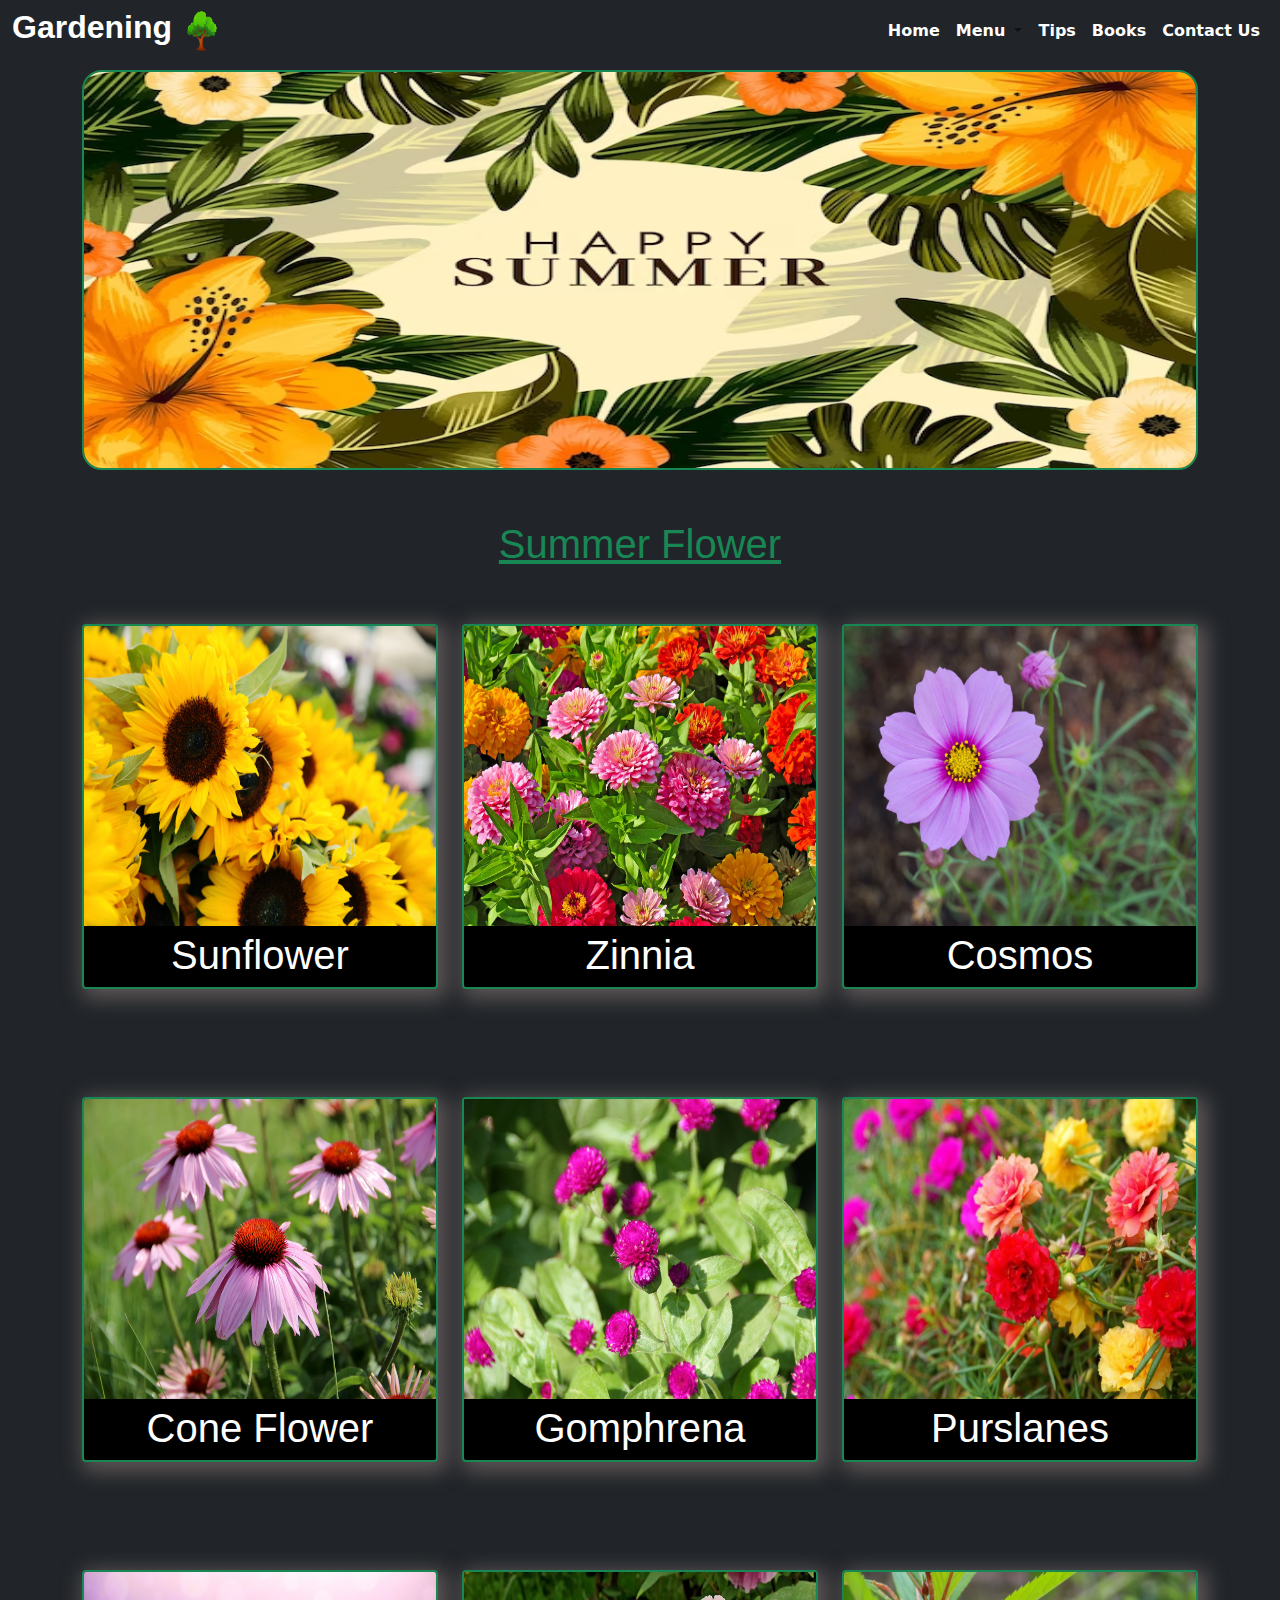
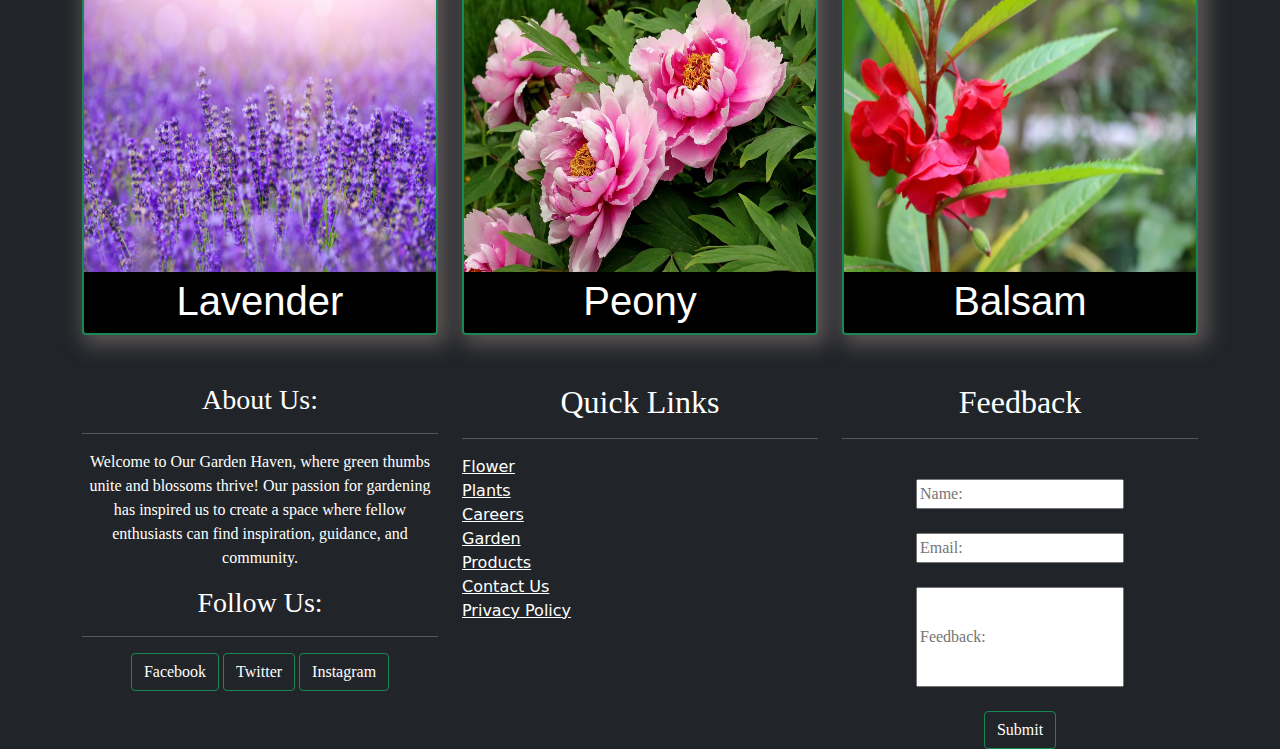
<file: Summer.html>
<!DOCTYPE html>
<html lang="en">

<head>
    <meta charset="UTF-8">
    <meta name="viewport" content="width=device-width, initial-scale=1.0">
    <title>Summer Flower</title>
    <link rel="stylesheet" href="https://cdnjs.cloudflare.com/ajax/libs/font-awesome/6.5.1/css/all.min.css"
    integrity="sha512-DTOQO9RWCH3ppGqcWaEA1BIZOC6xxalwEsw9c2QQeAIftl+Vegovlnee1c9QX4TctnWMn13TZye+giMm8e2LwA=="
    crossorigin="anonymous" referrerpolicy="no-referrer" />
    <link rel="stylesheet" href="css/bootstrap.css">
    <link rel="stylesheet" href="css/autumn.css">
</head>


<body class="bg-dark">
    <!-- navbar  -->
    <nav class="navbar navbar-expand-lg navbar-light bg-dark">
        <div class="container-fluid">

            <h2 class="text-white"><b
                    style="font-family: 'Franklin Gothic Medium', 'Arial Narrow', Arial, sans-serif;">Gardening</b>
            </h2>
            <img src="images/Tree_PNG_Clip_Art-2890.png" alt=""
                style="height: 40px; width: 30px; margin-left: 15px;">
            <button class="navbar-toggler" type="button" data-bs-toggle="collapse"
                data-bs-target="#navbarSupportedContent" aria-controls="navbarSupportedContent"
                aria-expanded="false" aria-label="Toggle navigation">
                <span class="navbar-toggler-icon text-white bg-white
                "></span>
            </button>
            <div class="collapse navbar-collapse" id="navbarSupportedContent">
                <ul class="navbar-nav ms-auto mb-2 mb-lg-0 justify-content-evenly">
                    <li class="nav-item">
                        <a class="nav-link text-white" aria-current="page" href="index.html">
                            <b>Home</b></a>
                    </li>

                    <li class="nav-item dropdown">
                        <a class="nav-link dropdown-toggle" href="#" id="navbarDropdown" role="button"
                            data-bs-toggle="dropdown" aria-expanded="false">
                            <b class="text-white">Menu</b>
                        </a>
                        <ul class="dropdown-menu  bg-dark" aria-labelledby="navbarDropdown">
                            <li><a class="dropdown-item text-white" href="Summer.html">Summer</a></li>
                            <li><a class="dropdown-item text-white" href="Winter.html">Winter</a></li>
                            <li>

                            </li>
                            <li><a class="dropdown-item text-white" href="Spring.html">Spring</a></li>
                            <li><a class="dropdown-item text-white" href="Autumn.html">Autumn</a></li>
                        </ul>
                    <li class="nav-item">
                        <a class="nav-link" href="Gardening Tips.html"><b class="text-white">Tips</b></a>
                    </li>
                    </li>
                    <li class="nav-item">
                        <a class="nav-link text-white" href="Books.html"><b>Books</b></a>
                    </li>
                    <li class="nav-item">
                        <a class="nav-link text-white" href="Contact Us.html"><b>Contact Us</b></a>
                    </li>

                </ul>
            </div>
        </div>
    </nav>
    
<!-- navbar      -->
    
    <div class="container mt-2">
        <div class="row">
            <div id="carouselExampleSlidesOnly" class="carousel slide" data-bs-ride="carousel">
                <div class="carousel-inner">
                    <div class="carousel-item active">
                        <img src="images/ha.avif" class="d-block w-100" alt="...">
                    </div>
                    <div class="carousel-item">
                        <img src="images/hap.webp" class="d-block w-100" alt="...">
                    </div>
                    <div class="carousel-item">
                        <img src="images/happ.jpg" class="d-block w-100" alt="...">
                    </div>
                </div>
            </div>
        </div>
    </div>

    <div class="container">
        <div class="row">
            <div class="col-12">
                <div class="head">
                    <h1>Summer Flower</h1>
                </div>
            </div>
        </div>

        <div class="row mt-5">
            <div class="col-12 col-lg-4 col-sm-5 ">
                <div class="card">
                    <div class="card-img">
                        <img src="images/sun.jpg" class="img-fluid" alt="">
                    </div>
                    <div class="card-content">
                        <h1 style="text-align: center;">Sunflower</h1>
                        <p style="text-align: center;"> It is commonly grown as a crop for its edible oily seeds.The
                            flower head isHelianthus annuus (common sunflower) belong dicotyledonous category,
                            actually an inflorescence made of hundreds or
                            thousands of tiny flowers called
                            florets. The central florets look like the centre of a normal flower, apseudanthium. The
                            benefit to
                            to the plant is that it is very easily seen by the insects.</p>
                    </div>

                </div>

            </div>
            <div class="col-12 col-lg-4 col-sm-5 ">
                <div class="card">
                    <div class="card-img">
                        <img src="images/zinnia.jpg" class="img-fluid" alt="">
                    </div>
                    <div class="card-content">
                        <h1 style="text-align: center;">Zinnia</h1>
                        <p style="text-align: center;">Zinnia is a genus of the tribe Heliantheae within the
                            family Asteraceae.[3][4] They are native to in an area stretching
                            from the Southwestern United States to South America, with a centre of diversity in Mexico.
                            Zinnias are annuals, shrubs,Zinnias are annuals, shrubs, and sub-shrubs native primarily to
                            North America, and sub-shrubs native primarily to
                            North America, with a few species in South America.
                    </div>

                </div>
            </div>
            <div class="col-12 col-lg-4 col-sm-5 ">
                <div class="card">
                    <div class="card-img">
                        <img src="images/cosmos.jpeg" class="img-fluid" alt="">
                    </div>
                    <div class="card-content">
                        <h1 style="text-align: center;"> Cosmos</h1>
                        <p style="text-align: center;">Cosmos are herbaceous perennial plants or annual plants growing
                            0.3–2 m (1 ft 0 in – 6 ft 7 in) tall. The leaves are simple, and plants ,pinnate, or
                            bipinnate, and
                            arranged in opposite pairs. The flowers are produced in a capitulum with a ring of broad ray
                            florets and a center of disc florets; flower color varies noticeably between the different
                            species growing annual plants. </p>
                    </div>

                </div>
            </div>
        </div>
       <div class="row mt-5">
            <div class="col-12 col-lg-4 col-sm-5 cl">
                <div class="card">
                    <div class="card-img">
                        <img src="images/purple-coneflower.webp" class="img-fluid" alt="">
                    </div>
                    <div class="card-content">
                        <h1 style="text-align: center;">Cone Flower</h1>
                        <p style="text-align: center;">"Purple coneflower" redirects here. This common name is sometimes
                            used for other purple
                            flowered plants in the genus Echinacea.
                            Echinacea purpurea
                            At a prairie preserve in southwest Arkansas
                            Conservation status
                            Echinacea purpurea, the eastern purple coneflower,[3] purple coneflower, hedgehog
                            coneflower, or echinacea, is a North American
                            Asteraceae.[</p>
                    </div>

                </div>
            </div>
            <div class="col-12 col-lg-4 col-sm-5 cl">
                <div class="card">
                    <div class="card-img">
                        <img src="images/Gomphrena.jpg" class="img-fluid" alt="">
                    </div>
                    <div class="card-content">
                        <h1 style="text-align: center;">Gomphrena</h1>
                        <p style="text-align: center;">Gomphrena globosa, commonly known as globe amaranth, is an edible
                            plant from the family Amaranthaceae. The round-shaped flower inflorescences are a visually
                            dominant feature and cultivars have been propagated to exhibit shades of magenta, purple,
                            red, orange, white, pink, and lilac. Within the flowerheads, the true flowers are small and
                            inconspicuous.[1] </p>
                    </div>

                </div>
            </div>
            <div class="col-12 col-lg-4 col-sm-5 cl">
                <div class="card">
                    <div class="card-img">
                        <img src="images/Purslanes.webp" class="img-fluid" alt="">
                    </div>
                    <div class="card-content">
                        <h1 style="text-align: center;">Purslanes</h1>
                        <p style="text-align: center;">
                            Moss rose, Portulaca grandiflora, is a drought and heat tolerant annual native to hot, dry
                            plains in Argentina, southern Brazil, and Uruguay. This herbaceous plant in the purslane
                            family (Portulacaceae) is cultivated throughout the world as a garden annual for its showy
                            flowers that bloom all summer long with little care. It is related to the weed purslane.</p>
                    </div>

                </div>
            </div>
        </div>
        <div class="row mt-5">
            <div class="col-12 col-lg-4 col-sm-5 cl">
                <div class="card">
                    <div class="card-img">
                        <img src="images/lavv.jpg" class="img-fluid" alt="">
                    </div>
                    <div class="card-content">
                        <h1 style="text-align: center;">Lavender</h1>
                        <p style="text-align: center;">
                            Lavandula (common name lavender) is a genus of 47 known species of flowering plants in the
                            mint family, Lamiaceae. It is native to the Old World and is found in Cape Verde and the
                            Canary Islands, and from Europe across to northern and eastern Africa, the Mediterranean,
                            southwest Asia to India.Many members of the genus are cultivated extensively in temperate
                            plants for garden and landscape use, for use as culinary herbs.</p>
                    </div>

                </div>
            </div>
            <div class="col-12 col-lg-4 col-sm-5 cl">
                <div class="card">
                    <div class="card-img">
                        <img src="images/peonies.webp" class="img-fluid" alt="">
                    </div>
                    <div class="card-content">
                        <h1 style="text-align: center;">Peony</h1>
                        <p style="text-align: center;">
                            The peony or paeony (/ˈpiːəni/)[2][3] is a flowering plant in the genus Paeonia
                            (/piːˈoʊniə/),[4] the only genus in the family Paeoniaceae (/piːˌoʊniˈeɪsi.iː/). Peonies are
                            native to Asia, Europe, and Western North America. Scientists differ on the number of
                            species that can be distinguished, ranging from 25 to 40,[5][6] although the current
                            consensus describes 33 known species.
                            Lavandula (common name lavender) Asia to India.[</p>
                    </div>

                </div>
            </div>
            <div class="col-12 col-lg-4 col-sm-5 cl">
                <div class="card">
                    <div class="card-img">
                        <img src="images/bals.webp" class="img-fluid" alt="">
                    </div>
                    <div class="card-content">
                        <h1 style="text-align: center;">Balsam</h1>
                        <p style="text-align: center;">
                            Balsam is a solution of plant-specific resins in plant-specific solvents (essential oils).
                            Such resins can include resin acids, esters, or alcohols. The exudate is a mobile to highly
                            viscous liquid and often contains crystallized resin particles. Over time and as a result of
                            other influences the exudate loses its liquidizing components or gets chemically converted
                            into a solid material (i.e. by autoxidation).[1</p>
                    </div>

                </div>
            </div>
        </div>
    </div>

<!-- footer  -->
<div class="container bg-dark mt-5 ">
    <div class="row ">
        <div class="col-12 col-sm-6 col-lg-4 text-center">
            <div class="contact1 text-white">
                <h3 >About Us: <hr></h3>
                <p>Welcome to Our Garden Haven, where green thumbs unite and blossoms thrive! Our passion for
                    gardening
                    has inspired us to create a space where fellow enthusiasts can find inspiration, guidance,
                    and
                    community.</p>
                <!-- <h3 >Follow Us:</h3> -->
                <h3 class="text-white mt-3">Follow Us: <hr></h3>
                <button class="btn btn-outline-success text-white"> Facebook</button>
                <button class="btn btn-outline-success text-white"> Twitter</button>
                <button class="btn btn-outline-success text-white">Instagram</button>
                
            </div>
        </div>
        <div class="col-12 col-sm-6 col-lg-4" >
            <div class="links text-white">
                <h2 class="text-white text-center">Quick Links <hr></h2>
                <a href="" class="text-white">Flower</a><br>
                <a href="" class="text-white">Plants</a><br>
                <a href="" class="text-white">Careers</a><br>
                <a href="" class="text-white">Garden</a><br>
                <a href="" class="text-white">Products </a><br>
                <a href="" class="text-white">Contact Us</a><br>
                <a href="" class="text-white">Privacy Policy</a>

            </div>
        </div>
        <div class="col-12 col-sm-6 col-lg-4 ">
            <div class="feedback1 text-white">
                <h2 class="text-white">Feedback <hr></h2>
                <br>
                <input type="text" placeholder="Name:">
                <br><br>
                <input type="text" placeholder="Email:">
                <br><br>
                <input type="text" placeholder="Feedback:" style="height: 100px; text-align: left;">
                <br><br>
                <a href="#"><Button class="text-white btn btn-outline-success">Submit</Button></a>
            </div>

        </div>

    </div>
</div>
<!-- footer  -->

<script src="js/bootstrap.bundle.js"></script>
</body>

</html>
</file>
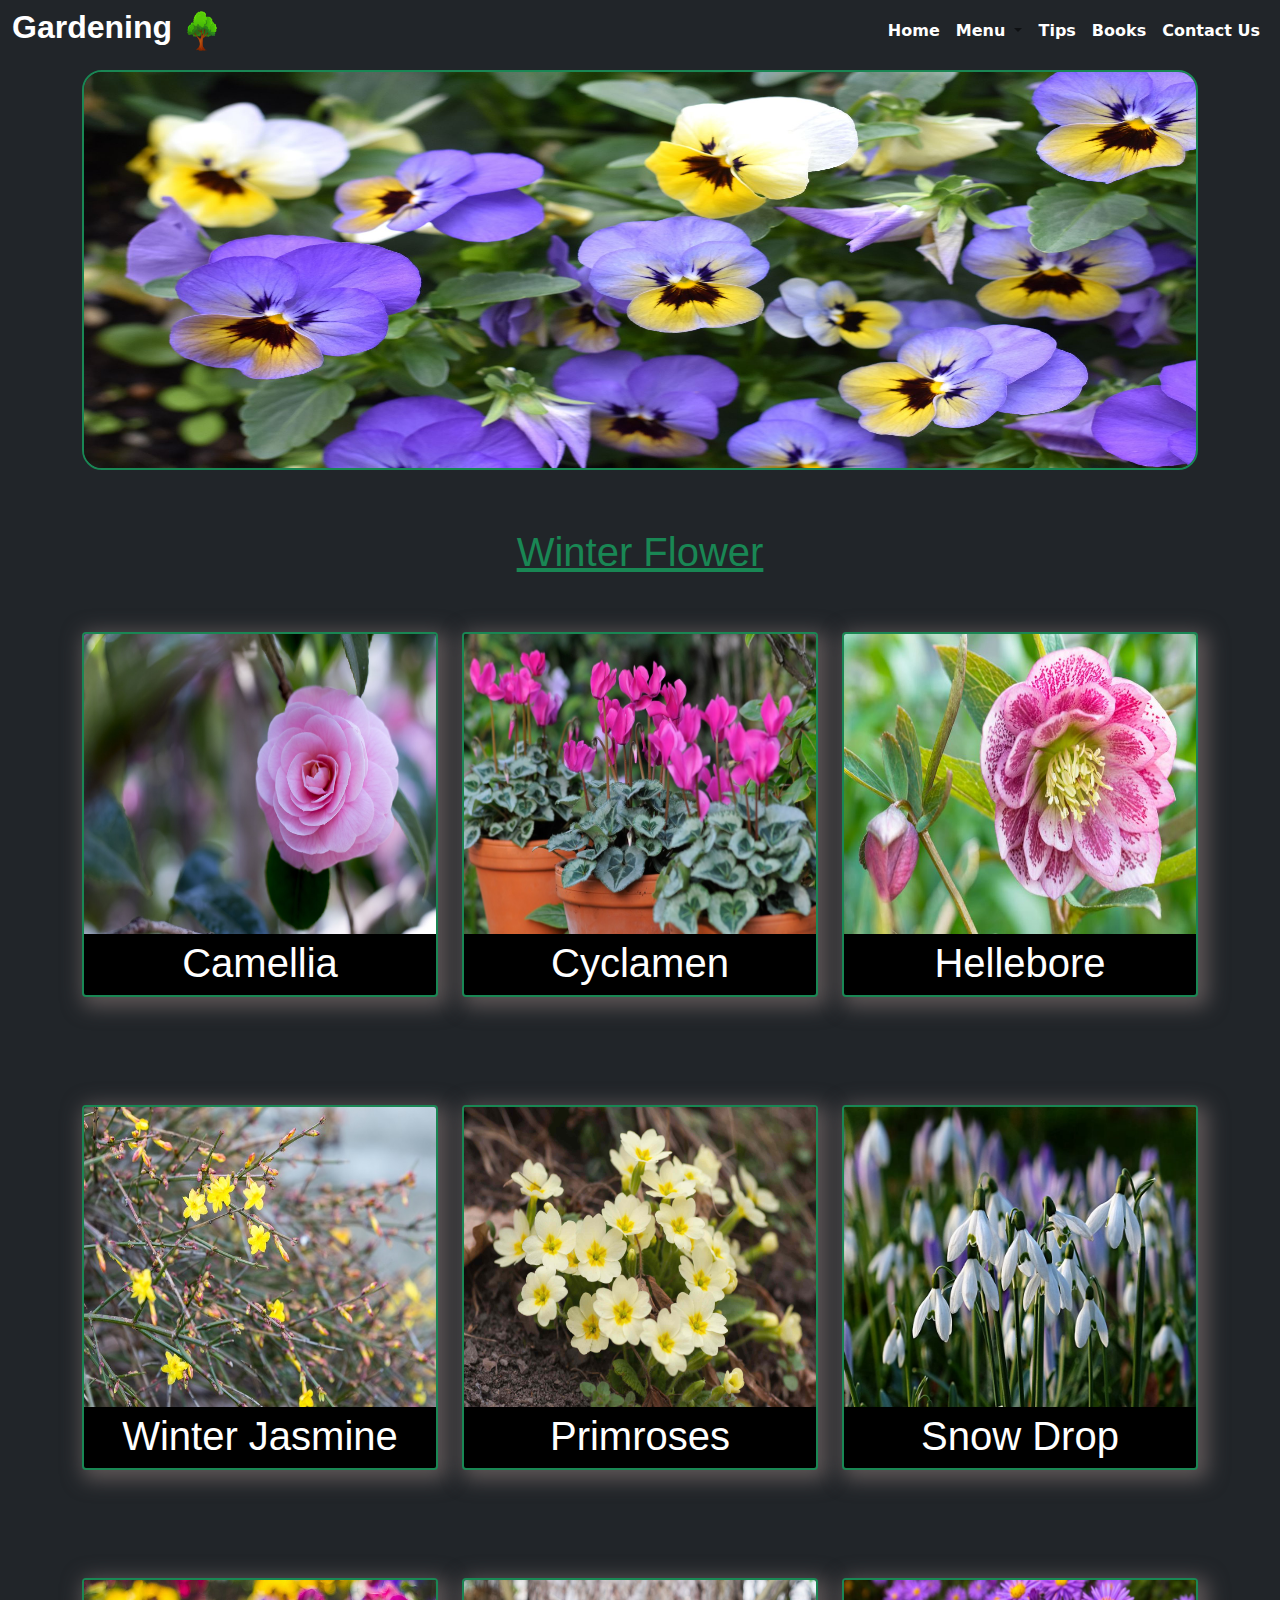
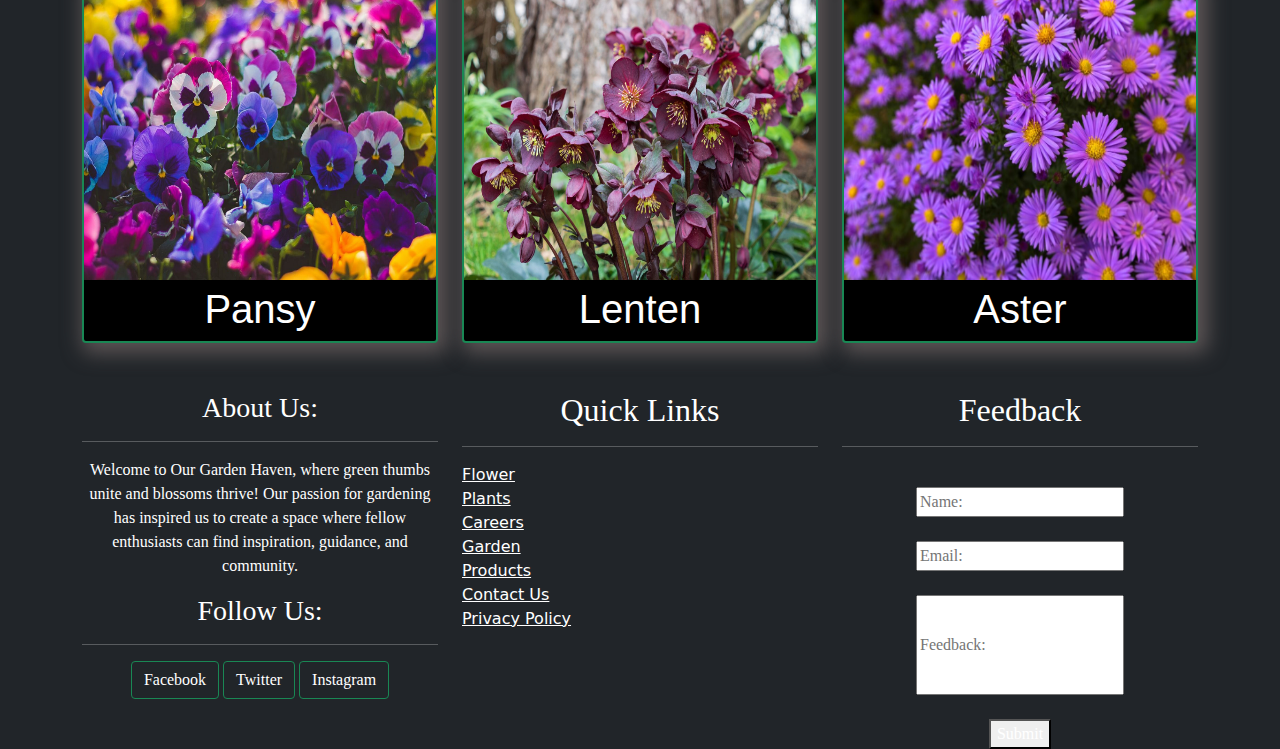
<file: Winter.html>
<!DOCTYPE html>
<html lang="en">

<head>
    <meta charset="UTF-8">
    <meta name="viewport" content="width=device-width, initial-scale=1.0">
    <title>Winter Flower</title>
    <link rel="stylesheet" href="https://cdnjs.cloudflare.com/ajax/libs/font-awesome/6.5.1/css/all.min.css"
    integrity="sha512-DTOQO9RWCH3ppGqcWaEA1BIZOC6xxalwEsw9c2QQeAIftl+Vegovlnee1c9QX4TctnWMn13TZye+giMm8e2LwA=="
    crossorigin="anonymous" referrerpolicy="no-referrer" />
    <link rel="stylesheet" href="css/bootstrap.css">
    <link rel="stylesheet" href="css/autumn.css">
</head>

<body class="bg-dark">
      <!-- navbar  -->
      <nav class="navbar navbar-expand-lg navbar-light bg-dark">
        <div class="container-fluid">

            <h2 class="text-white"><b
                    style="font-family: 'Franklin Gothic Medium', 'Arial Narrow', Arial, sans-serif;">Gardening</b>
            </h2>
            <img src="images/Tree_PNG_Clip_Art-2890.png" alt=""
                style="height: 40px; width: 30px; margin-left: 15px;">
            <button class="navbar-toggler" type="button" data-bs-toggle="collapse"
                data-bs-target="#navbarSupportedContent" aria-controls="navbarSupportedContent"
                aria-expanded="false" aria-label="Toggle navigation">
                <span class="navbar-toggler-icon text-white bg-white
                "></span>
            </button>
            <div class="collapse navbar-collapse" id="navbarSupportedContent">
                <ul class="navbar-nav ms-auto mb-2 mb-lg-0 justify-content-evenly">
                    <li class="nav-item">
                        <a class="nav-link text-white" aria-current="page" href="index.html">
                            <b>Home</b></a>
                    </li>

                    <li class="nav-item dropdown">
                        <a class="nav-link dropdown-toggle" href="#" id="navbarDropdown" role="button"
                            data-bs-toggle="dropdown" aria-expanded="false">
                            <b class="text-white">Menu</b>
                        </a>
                        <ul class="dropdown-menu  bg-dark" aria-labelledby="navbarDropdown">
                            <li><a class="dropdown-item text-white" href="Summer.html">Summer</a></li>
                            <li><a class="dropdown-item text-white" href="Winter.html">Winter</a></li>
                            <li>

                            </li>
                            <li><a class="dropdown-item text-white" href="Spring.html">Spring</a></li>
                            <li><a class="dropdown-item text-white" href="Autumn.html">Autumn</a></li>
                        </ul>
                    <li class="nav-item">
                        <a class="nav-link" href="Gardening Tips.html"><b class="text-white">Tips</b></a>
                    </li>
                    </li>
                    <li class="nav-item">
                        <a class="nav-link text-white" href="Books.html"><b>Books</b></a>
                    </li>
                    <li class="nav-item">
                        <a class="nav-link text-white" href="Contact Us.html"><b>Contact Us</b></a>
                    </li>

                </ul>
            </div>
        </div>
    </nav>
<!-- navbar      -->
    <div class="container mt-2">
        <div class="row">
            <div class="col-12">
                <div id="carouselExampleSlidesOnly" class="carousel slide" data-bs-ride="carousel">
                    <div class="carousel-inner">
                        <div class="carousel-item active">
                            <img src="images/win1.jpg" class="d-block w-100" alt="...">
                        </div>
                        <div class="carousel-item">
                            <img src="images/win2.jfif" class="d-block w-100" alt="...">
                        </div>
                        <div class="carousel-item">
                            <img src="images/win3.jpg" class="d-block w-100" alt="...">
                        </div>
                    </div>
                </div>
            </div>
        </div>
    </div>
            <div class="container">
                <div class="row mt-2">
                    <div class="col-12">
                        <h1 class="head">Winter Flower</h1>
                    </div>
                </div>

                <div class="row mt-5">
                    <div class="col-12 col-lg-4 col-sm-5 ">
                        <div class="card">
                            <div class="card-img">
                                <img src="images/cam.jpg" class="img-fluid" alt="">
                            </div>
                            <div class="card-content">
                                <h1 style="text-align: center;">Camellia</h1>
                                <p style="text-align: center;"> Camellia (pronounced /kəˈmɛliə/[2] or /kəˈmiːliə/[3]) is
                                    a genus
                                    of flowering plants in the family Theaceae.[1] They are found in tropical and
                                    subtropical
                                    areas in eastern and southern Asia, from the Himalayas east to Japan and Indonesia.
                                    There
                                    are more than 220 described species.[1] Camellias are popular ornamental, tea and
                                    woody-oil
                                    plants that have been cultivated throughout the world for centuries.</p>
                            </div>

                        </div>
                    </div>
                    <div class="col-12 col-lg-4 col-sm-5 ">
                        <div class="card">
                            <div class="card-img">
                                <img src="images/cycl.jpg" class="img-fluid" alt="">
                            </div>
                            <div class="card-content">
                                <h1 style="text-align: center;">Cyclamen</h1>
                                <p style="text-align: center;">Cyclamen is a colorful florist plant traditionally sold
                                    during
                                    the winter. These are intra-specific hybrids of Cyclamen persicum, just one of 23
                                    species in
                                    the genus Cyclamen. These plants in the family Primulaceae are native to alpine
                                    woodlands in
                                    parts of southern Europe, western Asia and North Africa near the Mediterranean.Many
                                    cultivars have been bred from the species, to increase flower form.</p>
                            </div>

                        </div>
                    </div>
                    <div class="col-12 col-lg-4 col-sm-5 ">
                        <div class="card">
                            <div class="card-img">
                                <img src="images/hel.webp" class="img-fluid" alt="">
                            </div>
                            <div class="card-content">
                                <h1 style="text-align: center;"> Hellebore</h1>
                                <p style="text-align: center;">Commonly known as hellebores (/ˈhɛləbɔːrz/), the
                                    Eurasian[2]
                                    genus Helleborus consists of approximately 20 species of herbaceous or evergreen
                                    perennial
                                    flowering plants in the family Ranunculaceae, within which it gave its name to the
                                    tribe of
                                    Helleboreae. Despite names such as "winter rose",[3] "Christmas rose" and "Lenten
                                    rose",
                                    hellebores are not closely related to the rose family (Rosaceae). </p>
                            </div>

                        </div>
                    </div>
                </div>

                <div class="row mt-5">
                    <div class="col-12 col-lg-4 col-sm-5 cl">
                        <div class="card">
                            <div class="card-img">
                                <img src="images/win.jpg" class="img-fluid" alt="">
                            </div>
                            <div class="card-content">
                                <h1 style="text-align: center;">Winter Jasmine</h1>
                                <p style="text-align: center;">Jasminum nudiflorum, the winter jasmine, is a slender,
                                    deciduous
                                    shrub native to China (Gansu, Shaanxi, Sichuan, Xizang (Tibet), Yunnan). The
                                    flower's
                                    blossoming peaks right after winter, which is why it is also named Yingchun (迎春) in
                                    Chinese,
                                    which means "the flower that welcomes Spring". It is widely cultivated as an
                                    ornamental and
                                    is reportedly naturalized in France </p>
                            </div>

                        </div>
                    </div>
                    <div class="col-12 col-lg-4 col-sm-5 cl">
                        <div class="card">
                            <div class="card-img">
                                <img src="images/pr.jpg" class="img-fluid" alt="">
                            </div>
                            <div class="card-content">
                                <h1 style="text-align: center;">Primroses</h1>
                                <p style="text-align: center;">Primula vulgaris, the common primrose, is a species of
                                    flowering
                                    plant in the family Primulaceae, native to Eurasia.[2][3] The common name is
                                    primrose,[4] or
                                    occasionally common primrose or English primrose to distinguish it from other
                                    Primula
                                    species referred to as primroses.Primula vulgaris is a perennial growing 10–30
                                    centimetres
                                    (4–12 inches) tall.</p>
                            </div>

                        </div>
                    </div>

                    <div class="col-12 col-lg-4 col-sm-5 cl">
                        <div class="card">
                            <div class="card-img">
                                <img src="images/sn.jpg" class="img-fluid" alt="">
                            </div>
                            <div class="card-content">
                                <h1 style="text-align: center;">Snow Drop</h1>
                                <p style="text-align: center;">Snowdrop, is a small genus of approximately 20 species of
                                    bulbous
                                    perennial herbaceous plants in the family Amaryllidaceae. The plants have two linear
                                    leaves
                                    and a single small white drooping bell-shaped flower with six petal-like (petaloid)
                                    tepals
                                    in two circles (whorls). The smaller inner petals have green markings.Snowdrops have
                                    been
                                    names, but were named Galanthus in 1753.</p>
                            </div>

                        </div>
                    </div>
                </div>
                
                <div class="row mt-5">
                    <div class="col-12 col-lg-4 col-sm-5 cl">
                        <div class="card">
                            <div class="card-img">
                                <img src="images/pansy1.jpg" class="img-fluid" alt="">
                            </div>
                            <div class="card-content">
                                <h1 style="text-align: center;">Pansy</h1>
                                <p style="text-align: center;">The garden pansy (Viola × wittrockiana) is a type of
                                    polychromatic large-flowered hybrid plant cultivated as a garden flower.[2] It is
                                    derived by hybridization from several species in the section Melanium ("the
                                    pansies")[3] of the genus Viola, particularly V. tricolor, a wildflower of Europe
                                    and western Asia known as heartsease. It is sometimes known as V. tricolor var.</p>
                            </div>

                        </div>
                    </div>
                    <div class="col-12 col-lg-4 col-sm-5 cl">
                        <div class="card">
                            <div class="card-img">
                                <img src="images/lente.jpg" class="img-fluid" alt="">
                            </div>
                            <div class="card-content">
                                <h1 style="text-align: center;">Lenten</h1>
                                <p style="text-align: center;">Helleborus ×hybridus is a group of evergreen, late-winter
                                    or early-spring flowering perennials in the buttercup family (Ranunculaceae) with
                                    the common names of hellebore, oriental hellebores, or Lenten rose (the name
                                    Christmas rose refers to H. niger). Helleborus (hellebore) is a small genus of about
                                    20 species of herbaceous perennials native to Europe and Asia. </p>
                            </div>

                        </div>
                    </div>

                    <div class="col-12 col-lg-4 col-sm-5 cl">
                        <div class="card">
                            <div class="card-img">
                                <img src="images/ast.jpg" class="img-fluid" alt="">
                            </div>
                            <div class="card-content">
                                <h1 style="text-align: center;">Aster</h1>
                                <p style="text-align: center;">Aster is a genus of perennial flowering plants in the
                                    family Asteraceae. Its circumscription has been narrowed, and it now encompasses
                                    around 170 species, all but one of which are restricted to Eurasia; many species
                                    formerly in Aster are now in other genera of the tribe Astereae. Aster amellus is
                                    the type species of the genus and the family Asteraceae.</p>
                            </div>

                        </div>
                    </div>
                </div>

            </div>
          
                <!-- footer  -->
        <div class="container bg-dark mt-5 ">
            <div class="row ">
                <div class="col-12 col-sm-6 col-lg-4 text-center">
                    <div class="contact1 text-white">
                        <h3 >About Us: <hr></h3>
                        <p>Welcome to Our Garden Haven, where green thumbs unite and blossoms thrive! Our passion for
                            gardening
                            has inspired us to create a space where fellow enthusiasts can find inspiration, guidance,
                            and
                            community.</p>
                        <!-- <h3 >Follow Us:</h3> -->
                        <h3 class="text-white mt-3">Follow Us: <hr></h3>
                        <button class="btn btn-outline-success text-white"> Facebook</button>
                        <button class="btn btn-outline-success text-white"> Twitter</button>
                        <button class="btn btn-outline-success text-white">Instagram</button>
                        
                    </div>
                </div>
                <div class="col-12 col-sm-6 col-lg-4" >
                    <div class="links text-white">
                        <h2 class="text-white text-center">Quick Links <hr></h2>
                        <a href="" class="text-white">Flower</a><br>
                        <a href="" class="text-white">Plants</a><br>
                        <a href="" class="text-white">Careers</a><br>
                        <a href="" class="text-white">Garden</a><br>
                        <a href="" class="text-white">Products </a><br>
                        <a href="" class="text-white">Contact Us</a><br>
                        <a href="" class="text-white">Privacy Policy</a>

                    </div>
                </div>
                <div class="col-12 col-sm-6 col-lg-4 ">
                    <div class="feedback1 text-white">
                        <h2 class="text-white">Feedback <hr></h2>
                        <br>
                        <input type="text"  placeholder="Name:">
                        <br><br>
                        <input type="text" placeholder="Email:">
                        <br><br>
                        <input type="text" placeholder="Feedback:" style="height: 100px; text-align: left;">
                        <br><br>
                        <a href="#"><Button class="text-white">Submit</Button></a>
                    </div>

                </div>

            </div>
        </div>


<!-- footer  -->



           <script src="js/bootstrap.bundle.js"></script>
</body>

</html>
</file>
<file: css/autumn.css>
.carousel-item img{
    height: 400px;
    width: 100%;
    border-radius: 20px;
    border: #198754 solid 2px;
}
.cl{
    margin-top: 60px;
    
}

.nav-item a :hover{
    text-decoration: underline;
}

.card{
    border: #198754 solid 2px;
    box-shadow: 5px 5px 20px 5px rgba(107, 97, 97, 0.809);
    position: relative;
    overflow: hidden;
    background-color: black;
}
.card-img{
    height: 100%;
}

.card-img img{
    height: 300px;
    width: 100%;
}


.card-content p{
    /* height: 100%; */
    width: 100%;
    position: absolute;
    top: -450px;
    background-color: rgba(140, 118, 118, 0.696);
    transition: all 0.5s ease; 
    border-radius: 10px;
    color: white;
}

.card:hover .card-content p {
    top: 0;
}

.card-content h1{
    text-align: center;
    font-family: 'Franklin Gothic Medium', 'Arial Narrow', Arial, sans-serif;
    margin-top: 5px;
    position: relative;
    color: white;
}

h1{
    text-align: center;
    height: auto;
    font-family: 'Franklin Gothic Medium', 'Arial Narrow', Arial, sans-serif;   
    margin-top: 5px;
}
.head{
    text-align: center;
    color: black;
    margin-top: 50px;
    text-decoration: underline #198754;  
    color: #198754 ;   
}

.feedback1{
    text-align: center;
    font-family: serif;
    /* margin-top: 20px; */
}

.links h2{
    font-family: serif;
    /* margin-top: 20px;  */
}

.contact1{
    font-family: serif;
    /* margin-top: 20px; */
}
</file>
<file: css/books.css>
.nav-item a :hover{
    text-decoration: underline;
}
.card-content{
    text-align: center;
    color: white;
}

.card{
    background-color: black;
    border-radius: 10px;
    border: #198754 solid 2px;
}

.cl{
    margin-top: 60px;
   }

   .card-img{
    height: 400px;
    width: 100%;
   }

   .card-img img{
    height: 100%;
    width: 100%;
    border-radius: 10px;
   }

   .card-button{
    padding-bottom: 10px;
   }

.feedback1{
    text-align: center;
    font-family: serif;
}

.links h2{
    font-family: serif;
}
.contact1{
    font-family: serif;
}
</file>
<file: css/contact.css>
a button {
   margin-top: 30px;
   
   /* color: black; */
}

.nav-item a :hover{
    text-decoration: underline;
}

.card img{  
    height: 350px;
    width: 100%;
    border: #198754 solid 2px;
    border-radius: 20px;
}

i{
    margin-left: 5px;        
       }

       .icon :hover{
        color: #198754;
        cursor: pointer;

       }
       .feedback{
        text-align: center;
        font-family: serif;
       }

       label{
        font-size: 30px;
       }

       input{
        height: 35px;
       }

       .contact{
        font-family: serif;
       }

    .feedback1{
        text-align: center;
        font-family: serif;
    }
    
    .links h2{
        font-family: serif;        
    }
    .contact1{
        font-family: serif;
    }
    
    .head{
        text-align: center;
        text-decoration: underline #198754;  
        color: #198754 ;   
    }
</file>
<file: css/gardenintips.css>
.nav-item a :hover{
     text-decoration: underline;
}

.feedback1{
    text-align: center;
    font-family: serif;
}

.links h2{
    font-family: serif;
}

.contact1{
    font-family: serif;
}

.card-image{
    text-align: center;
}

.card-image img {
    border: solid #198754 2px;
    width: 60%;
    height: 250px;
    border-radius: 20px;
}


.card-img img {
    border: solid #198754 2px;
    width: 100%;
    height: 400px;
    border-radius: 20px;
}
</file>
